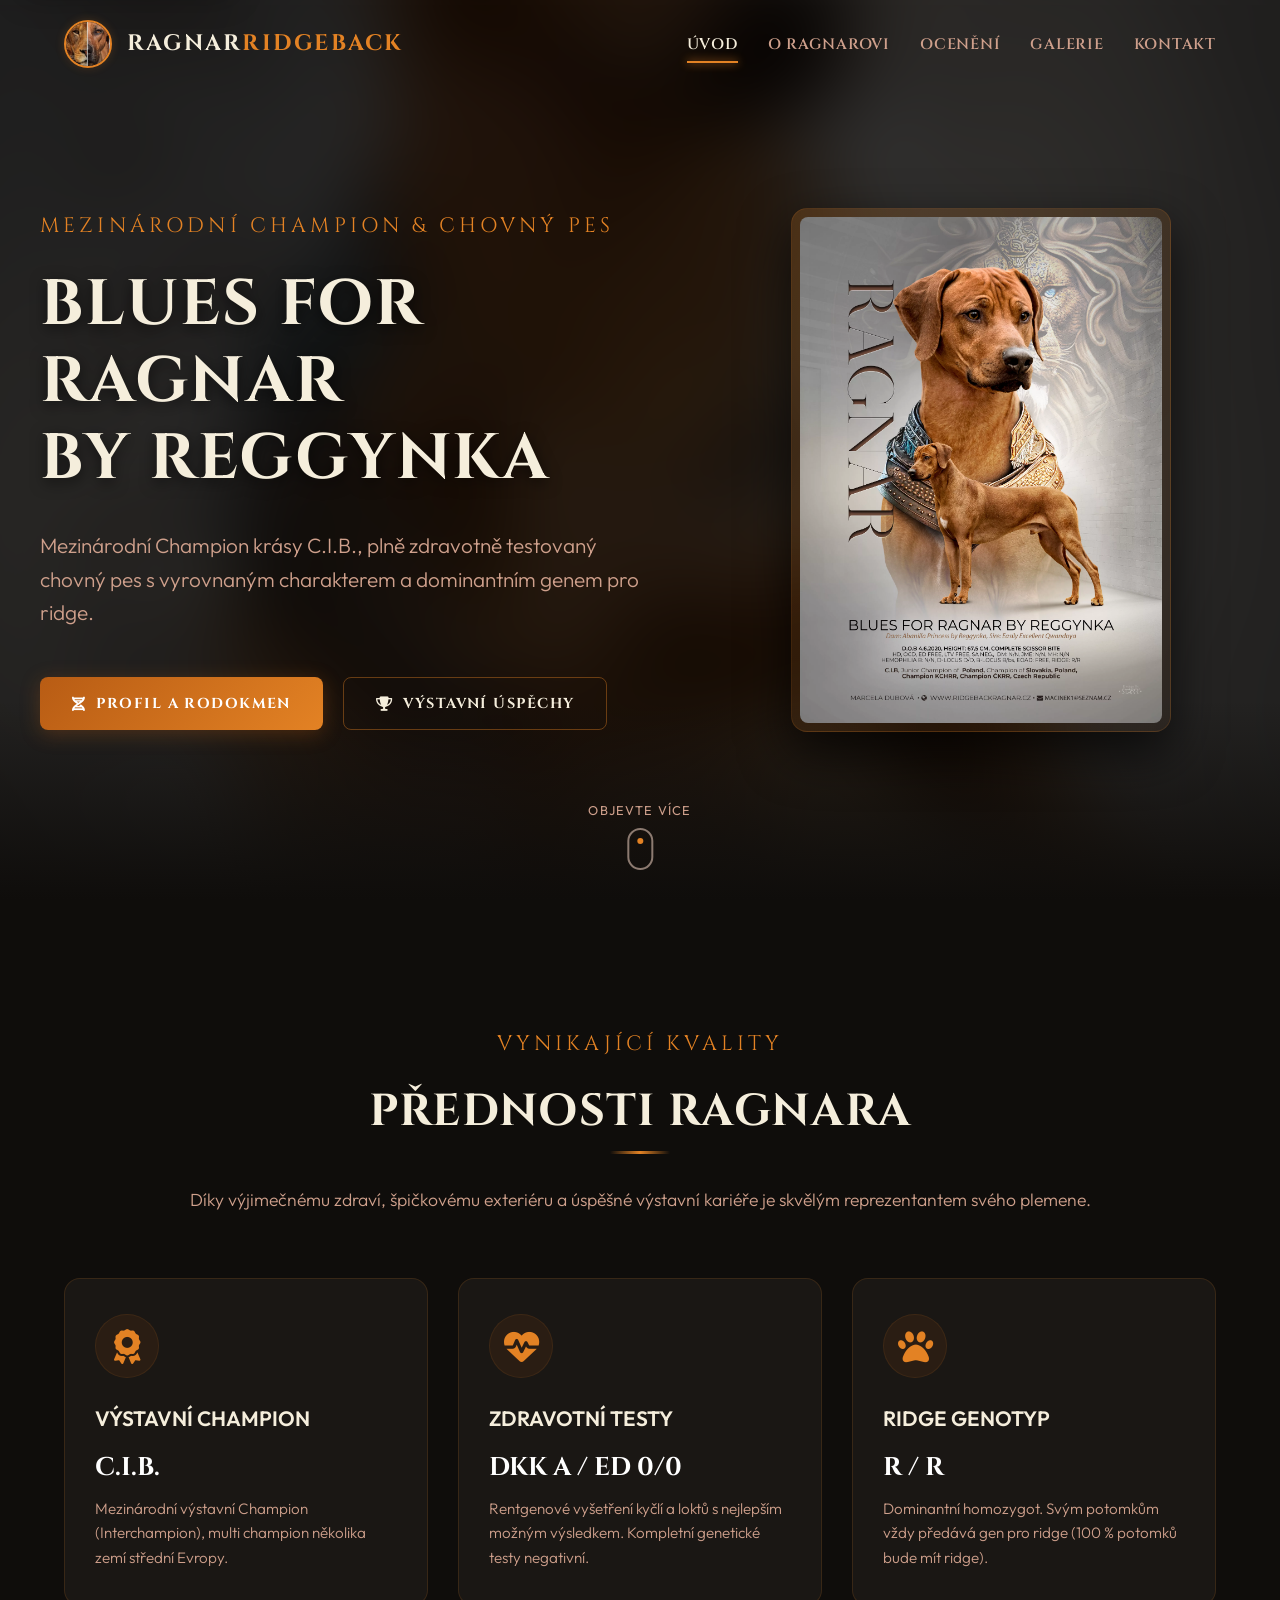
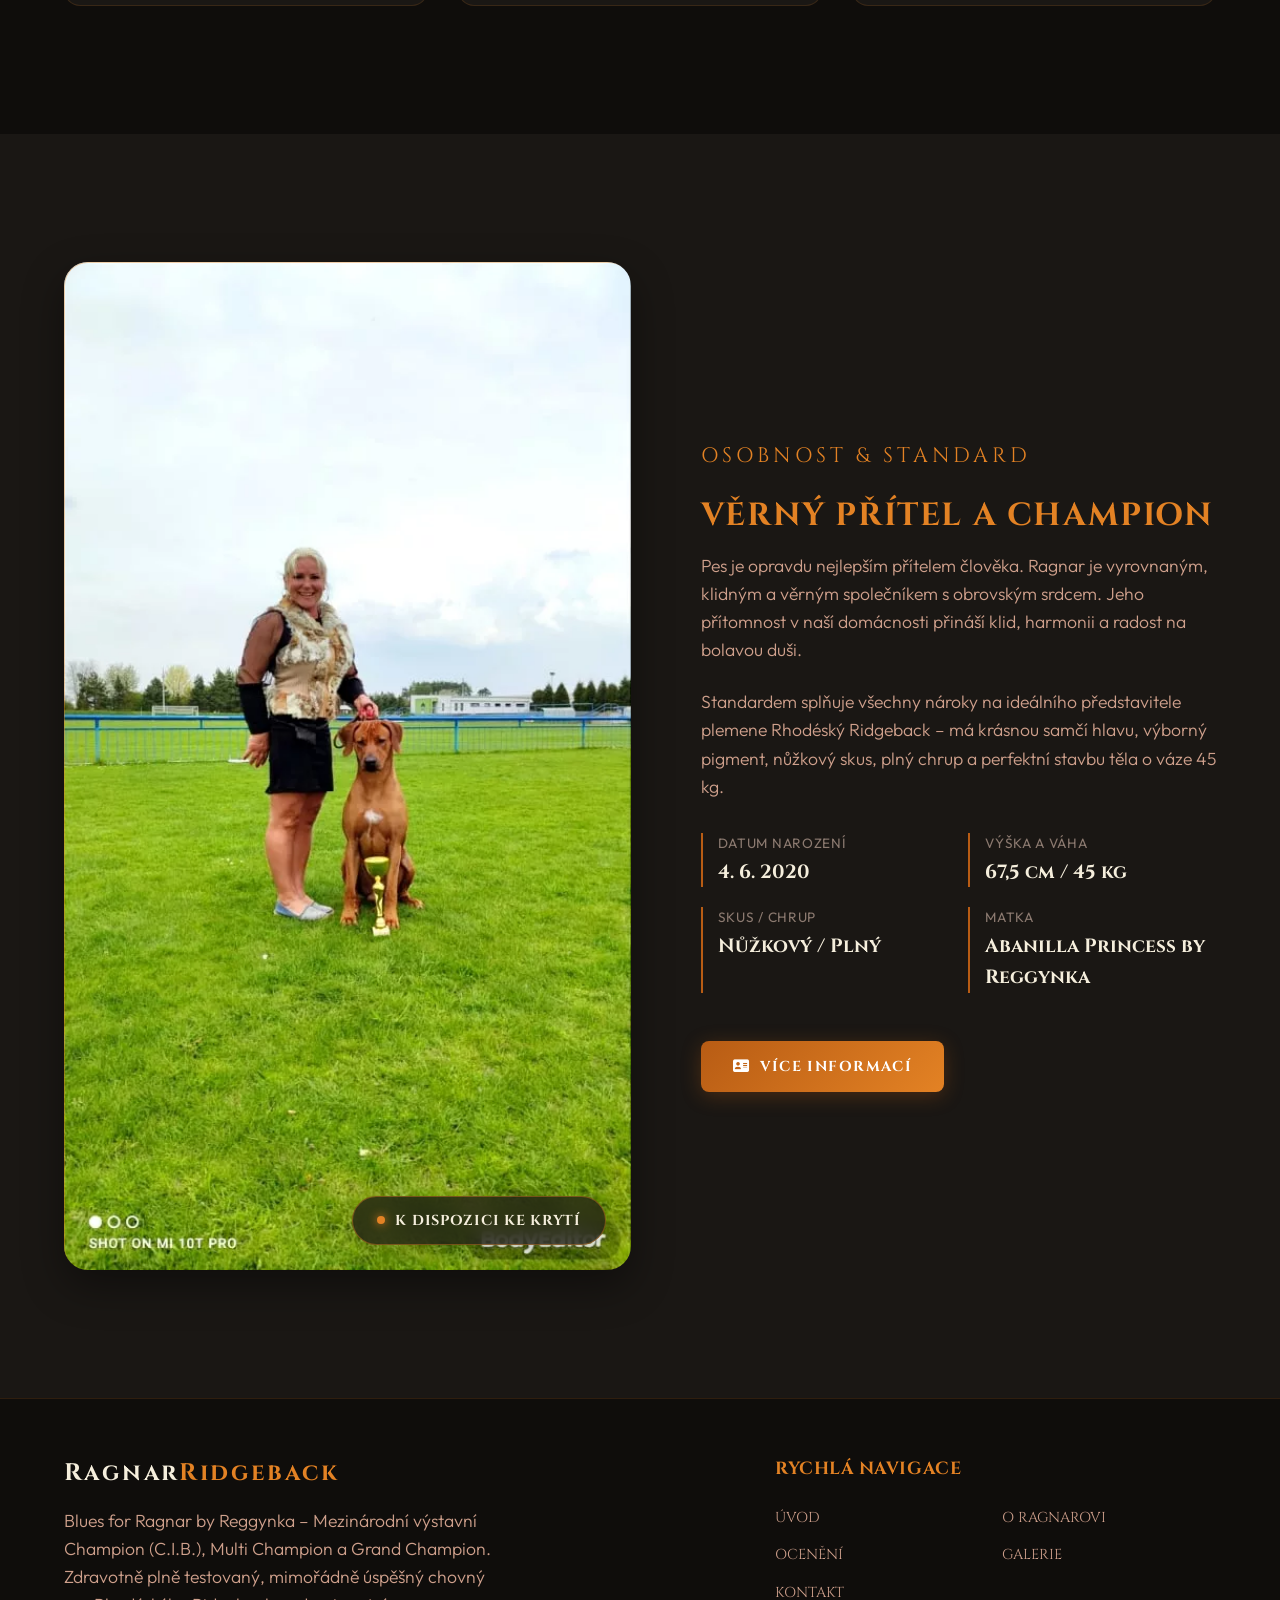
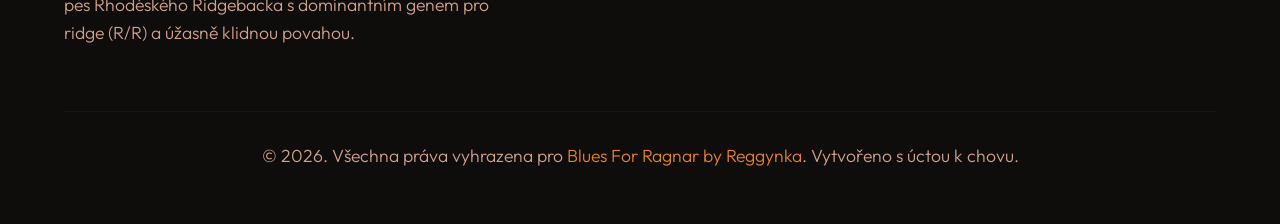
<file: index.html>
<!DOCTYPE html>
<html lang="cs">
<head>
    <meta charset="utf-8">
    <meta name="viewport" content="width=device-width, initial-scale=1.0">
    <title>Ridgeback Ragnar | Chovný pes Rhodéský Ridgeback</title>
    <meta name="description" content="Chovný pes Blues for Ragnar by Reggynka – mezinárodní Champion C.I.B., zdravý a povahově úžasný rhodéský ridgeback (stud dog).">
    <meta name="author" content="Marcela Dubová">
    <meta name="robots" content="index, follow">
    <meta name="theme-color" content="#0f0d0b">
    
    <!-- Canonical -->
    <link rel="canonical" href="https://www.ridgebackragnar.cz/">

    <!-- Favicon & Web Manifest -->
    <link rel="icon" type="image/svg+xml" href="images/favicon.svg">
    <link rel="apple-touch-icon" href="images/ragnar_logo.webp">
    <link rel="manifest" href="site.webmanifest">

    <!-- Open Graph / Facebook / WhatsApp -->
    <meta property="og:type" content="website">
    <meta property="og:site_name" content="Ridgeback Ragnar">
    <meta property="og:title" content="Ridgeback Ragnar | Chovný pes Rhodéský Ridgeback">
    <meta property="og:description" content="Blues for Ragnar by Reggynka – Mezinárodní výstavní Champion C.I.B., plně zdravotně testovaný chovný pes s dominantním genem pro ridge (R/R).">
    <meta property="og:image" content="https://www.ridgebackragnar.cz/images/ragnar_big_poster.webp">
    <meta property="og:url" content="https://www.ridgebackragnar.cz/">
    <meta property="og:locale" content="cs_CZ">

    <!-- Twitter Cards -->
    <meta name="twitter:card" content="summary_large_image">
    <meta name="twitter:title" content="Ridgeback Ragnar | Chovný pes Rhodéský Ridgeback">
    <meta name="twitter:description" content="Blues for Ragnar by Reggynka – Mezinárodní výstavní Champion C.I.B., plně testovaný chovný pes.">
    <meta name="twitter:image" content="https://www.ridgebackragnar.cz/images/ragnar_big_poster.webp">

    <!-- Google Fonts DNS Preconnect & Async Display Swap -->
    <link rel="preconnect" href="https://fonts.googleapis.com">
    <link rel="preconnect" href="https://fonts.gstatic.com" crossorigin>
    <link rel="stylesheet" href="https://fonts.googleapis.com/css2?family=Cinzel:wght@400;600;700;800&family=Outfit:wght@300;400;500;600;700&display=swap">

    <!-- FontAwesome & CSS Design System -->
    <link rel="stylesheet" href="https://cdnjs.cloudflare.com/ajax/libs/font-awesome/6.4.2/css/all.min.css">
    <link rel="stylesheet" href="css/style.css">

    <!-- Structured Data (Schema.org JSON-LD - Full AEO & GEO Knowledge Graph) -->
    <script type="application/ld+json">
    {
      "@context": "https://schema.org",
      "@graph": [
        {
          "@type": "WebSite",
          "@id": "https://www.ridgebackragnar.cz/#website",
          "url": "https://www.ridgebackragnar.cz/",
          "name": "Ridgeback Ragnar",
          "alternateName": "Blues for Ragnar by Reggynka",
          "description": "Oficiální profil chovného psa Rhodéského Ridgebacka - C.I.B. Blues for Ragnar by Reggynka",
          "inLanguage": "cs"
        },
        {
          "@type": "LocalBusiness",
          "@id": "https://www.ridgebackragnar.cz/#breeder",
          "name": "Blues for Ragnar by Reggynka - Chovný pes Rhodéský Ridgeback",
          "alternateName": ["Ragnar", "Blues For Ragnar by Reggynka", "Rhodesian Ridgeback Stud Dog Ragnar"],
          "image": "https://www.ridgebackragnar.cz/images/ragnar_big_poster.webp",
          "url": "https://www.ridgebackragnar.cz/",
          "telephone": "+420603714181",
          "email": "macinek1@seznam.cz",
          "priceRange": "$$",
          "sameAs": [
            "https://www.ckrr.cz",
            "https://www.kchrr.cz",
            "https://www.cmku.cz",
            "https://www.fci.be",
            "https://www.genocan.eu"
          ],
          "knowsAbout": [
            "Rhodesian Ridgeback",
            "FCI Standard No. 146",
            "Chovný pes",
            "Stud Dog",
            "C.I.B. International Beauty Champion",
            "Genetika R/R ridge homozygot"
          ],
          "address": {
            "@type": "PostalAddress",
            "addressLocality": "Příbor",
            "addressRegion": "Moravskoslezský kraj",
            "addressCountry": "CZ"
          },
          "geo": {
            "@type": "GeoCoordinates",
            "latitude": "49.6406",
            "longitude": "18.1444"
          },
          "founder": {
            "@type": "Person",
            "name": "Marcela Dubová",
            "jobTitle": "Chovatel a majitel"
          }
        }
      ]
    }
    </script>
</head>
<body>
    <a href="#main-content" class="skip-link">Přejít k hlavnímu obsahu</a>

    <!-- --- Header Navigation --- -->
    <header>
        <div class="container nav-container">
            <a href="index.html" class="logo">
                <img src="images/ragnar_logo.webp" alt="Ragnar Headshot" class="logo-img" width="48" height="48" decoding="async">
                <div class="logo-text">RAGNAR<span>RIDGEBACK</span></div>
            </a>
            
            <button class="hamburger" aria-label="Přepnout navigaci">
                <span class="bar"></span>
                <span class="bar"></span>
                <span class="bar"></span>
            </button>
            
            <nav>
                <ul class="nav-menu">
                    <li><a href="index.html" class="nav-link active" aria-current="page">Úvod</a></li>
                    <li><a href="o-nas.html" class="nav-link">O Ragnarovi</a></li>
                    <li><a href="oceneni.html" class="nav-link">Ocenění</a></li>
                    <li><a href="galerie.html" class="nav-link">Galerie</a></li>
                    <li><a href="kontakt.html" class="nav-link">Kontakt</a></li>
                </ul>
            </nav>
        </div>
    </header>

    <main id="main-content">
        <!-- --- Hero Section --- -->
        <section class="hero" style="background-image: url('images/ragnar_big_poster.webp');">
            <div class="container hero-container">
                <div class="hero-text-side">
                    <span class="hero-subtitle">Mezinárodní Champion & Chovný pes</span>
                    <h1 class="hero-title">Blues For Ragnar<br>by Reggynka</h1>
                    <p class="hero-description">Mezinárodní Champion krásy C.I.B., plně zdravotně testovaný chovný pes s vyrovnaným charakterem a dominantním genem pro ridge.</p>
                    <div class="hero-actions">
                        <a href="o-nas.html" class="btn btn-primary"><i class="fa-solid fa-dna"></i> Profil a Rodokmen</a>
                        <a href="oceneni.html" class="btn btn-secondary"><i class="fa-solid fa-trophy"></i> Výstavní úspěchy</a>
                    </div>
                </div>
                
                <div class="hero-poster-side">
                    <div class="poster-frame">
                        <img src="images/ragnar_big_poster.webp" alt="Blues For Ragnar - Plakát" class="poster-img" width="500" height="700" fetchpriority="high" decoding="async">
                    </div>
                </div>
            </div>
            
            <div class="scroll-down">
                <span>Objevte více</span>
                <div class="mouse"></div>
            </div>
        </section>

        <!-- --- Quick Highlights --- -->
        <section class="section">
            <div class="container">
                <div class="health-title-container">
                    <span class="hero-subtitle">Vynikající kvality</span>
                    <h2>Přednosti Ragnara</h2>
                    <p>Díky výjimečnému zdraví, špičkovému exteriéru a úspěšné výstavní kariéře je skvělým reprezentantem svého plemene.</p>
                </div>
                
                <div class="specs-grid">
                    <div class="spec-card">
                        <div class="spec-icon"><i class="fa-solid fa-award"></i></div>
                        <div class="spec-title">Výstavní Champion</div>
                        <div class="spec-value">C.I.B.</div>
                        <p class="spec-desc">Mezinárodní výstavní Champion (Interchampion), multi champion několika zemí střední Evropy.</p>
                    </div>
                    
                    <div class="spec-card">
                        <div class="spec-icon"><i class="fa-solid fa-heart-pulse"></i></div>
                        <div class="spec-title">Zdravotní testy</div>
                        <div class="spec-value">DKK A / ED 0/0</div>
                        <p class="spec-desc">Rentgenové vyšetření kyčlí a loktů s nejlepším možným výsledkem. Kompletní genetické testy negativní.</p>
                    </div>
                    
                    <div class="spec-card">
                        <div class="spec-icon"><i class="fa-solid fa-paw"></i></div>
                        <div class="spec-title">Ridge genotyp</div>
                        <div class="spec-value">R / R</div>
                        <p class="spec-desc">Dominantní homozygot. Svým potomkům vždy předává gen pro ridge (100 % potomků bude mít ridge).</p>
                    </div>
                </div>
            </div>
        </section>

        <!-- --- Immersive Profile Preview --- -->
        <section class="section section-alt">
            <div class="container">
                <div class="profile-section">
                    <div class="profile-img-wrapper">
                        <img src="images/ragnar_gallery_3.webp" alt="Ragnar v postoji" class="profile-img" width="500" height="600" loading="lazy" decoding="async">
                        <div class="profile-badge">
                            <div class="badge-dot"></div>
                            <div class="badge-text">K dispozici ke krytí</div>
                        </div>
                    </div>
                    
                    <div class="profile-content">
                        <span class="hero-subtitle">Osobnost & Standard</span>
                        <h3>Věrný přítel a champion</h3>
                        <p>Pes je opravdu nejlepším přítelem člověka. Ragnar je vyrovnaným, klidným a věrným společníkem s obrovským srdcem. Jeho přítomnost v naší domácnosti přináší klid, harmonii a radost na bolavou duši.</p>
                        <p>Standardem splňuje všechny nároky na ideálního představitele plemene Rhodéský Ridgeback – má krásnou samčí hlavu, výborný pigment, nůžkový skus, plný chrup a perfektní stavbu těla o váze 45 kg.</p>
                        
                        <div class="profile-spec-list">
                            <div class="profile-spec-item">
                                <span class="profile-spec-label">Datum narození</span>
                                <span class="profile-spec-value">4. 6. 2020</span>
                            </div>
                            <div class="profile-spec-item">
                                <span class="profile-spec-label">Výška a Váha</span>
                                <span class="profile-spec-value">67,5 cm / 45 kg</span>
                            </div>
                            <div class="profile-spec-item">
                                <span class="profile-spec-label">Skus / Chrup</span>
                                <span class="profile-spec-value">Nůžkový / Plný</span>
                            </div>
                            <div class="profile-spec-item">
                                <span class="profile-spec-label">Matka</span>
                                <span class="profile-spec-value">Abanilla Princess by Reggynka</span>
                            </div>
                        </div>
                        
                        <a href="o-nas.html" class="btn btn-primary" style="margin-top: 1rem;"><i class="fa-solid fa-address-card"></i> Více informací</a>
                    </div>
                </div>
            </div>
        </section>
    </main>

    <!-- --- Elegant Footer --- -->
    <footer>
        <div class="container footer-grid">
            <div class="footer-info">
                <h4>Ragnar<span>Ridgeback</span></h4>
                <p>Blues for Ragnar by Reggynka – Mezinárodní výstavní Champion (C.I.B.), Multi Champion a Grand Champion. Zdravotně plně testovaný, mimořádně úspěšný chovný pes Rhodéského Ridgebacka s dominantním genem pro ridge (R/R) a úžasně klidnou povahou.</p>
            </div>
            <div class="footer-links">
                <h5>Rychlá navigace</h5>
                <ul class="footer-nav">
                    <li><a href="index.html" class="footer-nav-link">Úvod</a></li>
                    <li><a href="o-nas.html" class="footer-nav-link">O Ragnarovi</a></li>
                    <li><a href="oceneni.html" class="footer-nav-link">Ocenění</a></li>
                    <li><a href="galerie.html" class="footer-nav-link">Galerie</a></li>
                    <li><a href="kontakt.html" class="footer-nav-link">Kontakt</a></li>
                </ul>
            </div>
        </div>
        <div class="footer-copyright">
            <p>&copy; 2026. Všechna práva vyhrazena pro <span>Blues For Ragnar by Reggynka</span>. Vytvořeno s úctou k chovu.</p>
        </div>
    </footer>

    <!-- Scripts -->
    <script src="js/main.js" defer></script>
</body>
</html>
</file>
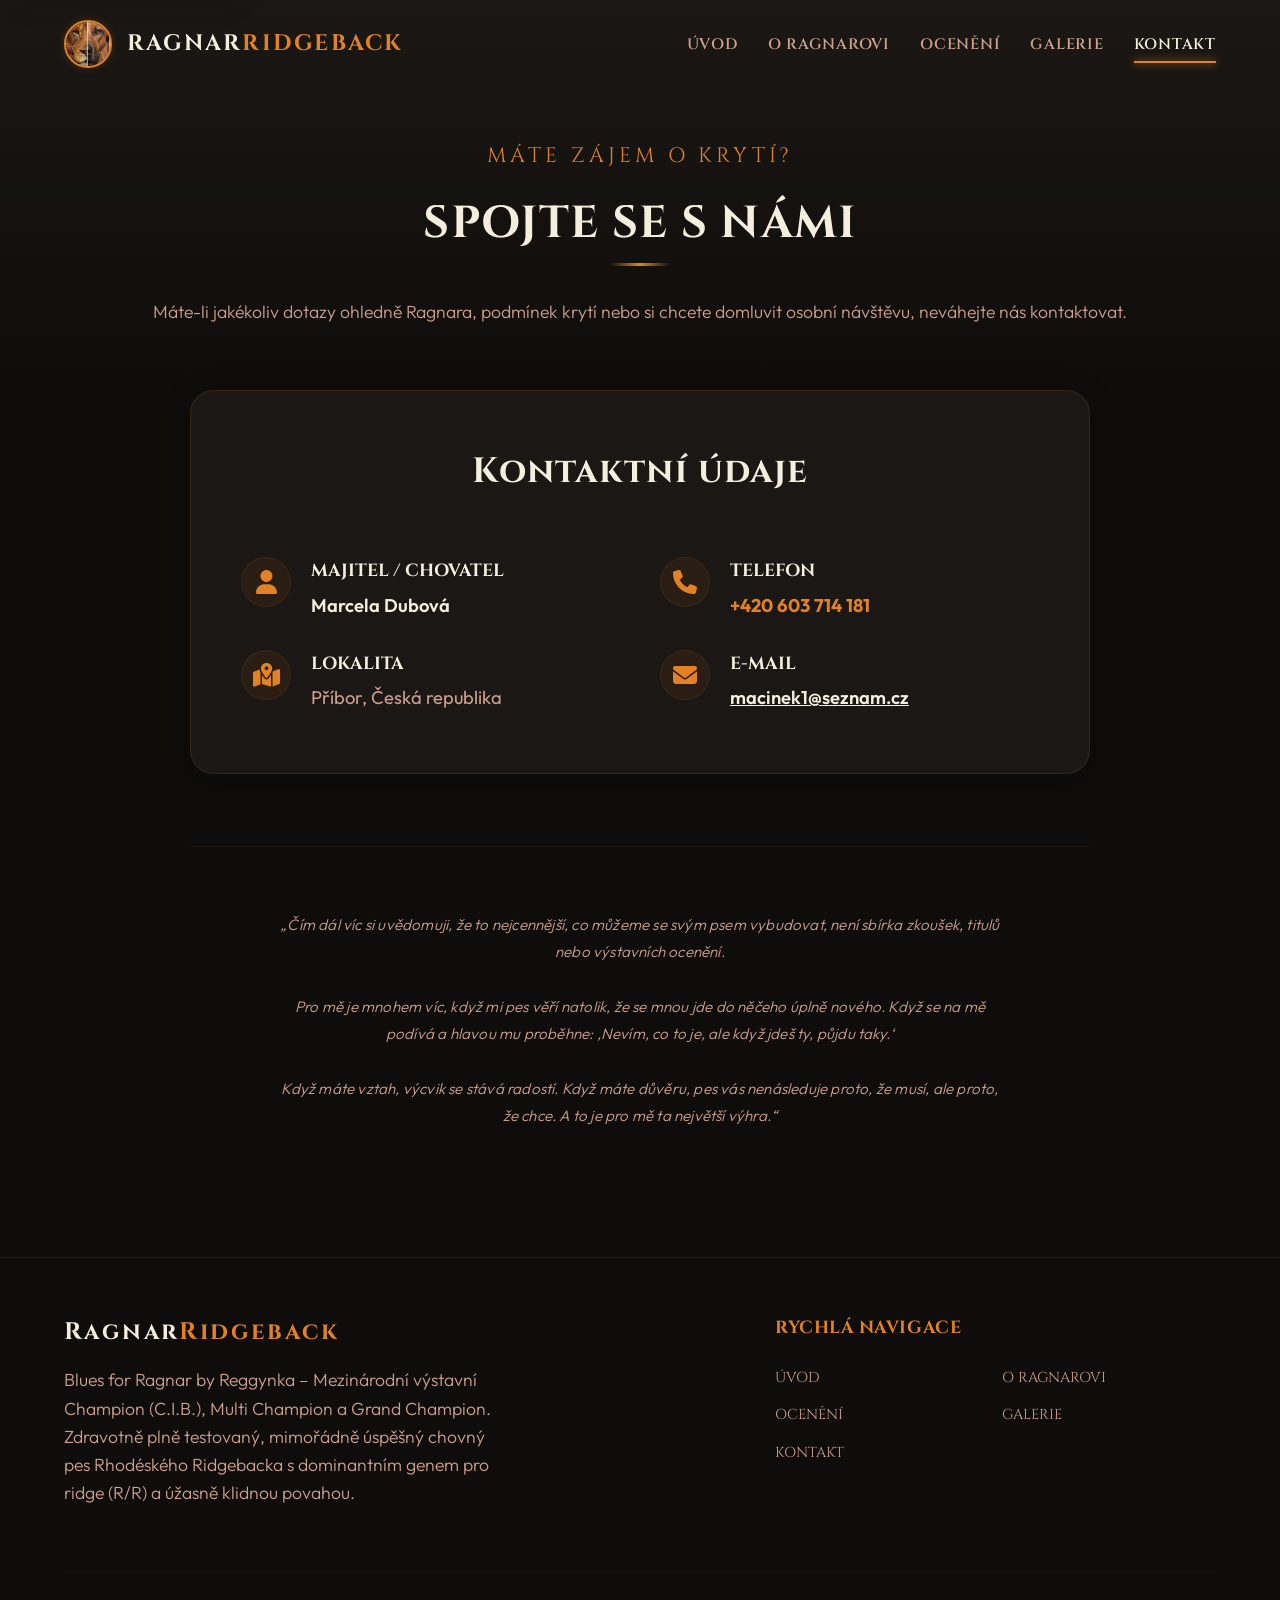
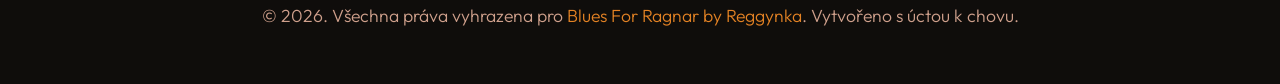
<file: kontakt.html>
<!DOCTYPE html>
<html lang="cs">
<head>
    <meta charset="utf-8">
    <meta name="viewport" content="width=device-width, initial-scale=1.0">
    <title>Kontaktujte nás | Ridgeback Ragnar</title>
    <meta name="description" content="Kontaktujte majitele chovného psa Blues for Ragnar by Reggynka – podrobnosti ke krytí, adresa Příbor, telefonní číslo +420 603 714 181 a e-mail.">
    <meta name="author" content="Marcela Dubová">
    <meta name="robots" content="index, follow">
    <meta name="theme-color" content="#0f0d0b">
    
    <!-- Canonical -->
    <link rel="canonical" href="https://www.ridgebackragnar.cz/kontakt.html">

    <!-- Favicon & Web Manifest -->
    <link rel="icon" type="image/svg+xml" href="images/favicon.svg">
    <link rel="apple-touch-icon" href="images/ragnar_logo.webp">
    <link rel="manifest" href="site.webmanifest">

    <!-- Open Graph / Facebook / WhatsApp -->
    <meta property="og:type" content="article">
    <meta property="og:site_name" content="Ridgeback Ragnar">
    <meta property="og:title" content="Kontakt | Ridgeback Ragnar (Blues for Ragnar by Reggynka)">
    <meta property="og:description" content="Máte zájem o krytí? Kontaktujte chovatelku Marcelu Dubovou, Příbor. Tel: +420 603 714 181, E-mail: macinek1@seznam.cz.">
    <meta property="og:image" content="https://www.ridgebackragnar.cz/images/ragnar_big_poster.webp">
    <meta property="og:url" content="https://www.ridgebackragnar.cz/kontakt.html">
    <meta property="og:locale" content="cs_CZ">

    <!-- Twitter Cards -->
    <meta name="twitter:card" content="summary_large_image">
    <meta name="twitter:title" content="Kontakt | Ridgeback Ragnar">
    <meta name="twitter:description" content="Máte zájem o krytí nebo dotazy k Ragnarovi? Spojte se s námi (Příbor, ČR).">
    <meta name="twitter:image" content="https://www.ridgebackragnar.cz/images/ragnar_big_poster.webp">

    <!-- Google Fonts DNS Preconnect & Async Display Swap -->
    <link rel="preconnect" href="https://fonts.googleapis.com">
    <link rel="preconnect" href="https://fonts.gstatic.com" crossorigin>
    <link rel="stylesheet" href="https://fonts.googleapis.com/css2?family=Cinzel:wght@400;600;700;800&family=Outfit:wght@300;400;500;600;700&display=swap">

    <!-- FontAwesome & CSS Design System -->
    <link rel="stylesheet" href="https://cdnjs.cloudflare.com/ajax/libs/font-awesome/6.4.2/css/all.min.css">
    <link rel="stylesheet" href="css/style.css">

    <!-- Structured Data (Schema.org JSON-LD) -->
    <script type="application/ld+json">
    {
      "@context": "https://schema.org",
      "@type": "ContactPage",
      "name": "Kontakt - Blues for Ragnar by Reggynka",
      "url": "https://www.ridgebackragnar.cz/kontakt.html",
      "mainEntity": {
        "@type": "Person",
        "name": "Marcela Dubová",
        "jobTitle": "Majitel / Chovatel",
        "telephone": "+420603714181",
        "email": "macinek1@seznam.cz",
        "address": {
          "@type": "PostalAddress",
          "addressLocality": "Příbor",
          "addressCountry": "CZ"
        }
      }
    }
    </script>
</head>
<body>
    <a href="#main-content" class="skip-link">Přejít k hlavnímu obsahu</a>

    <!-- --- Header Navigation --- -->
    <header class="scrolled">
        <div class="container nav-container">
            <a href="index.html" class="logo">
                <img src="images/ragnar_logo.webp" alt="Ragnar Headshot" class="logo-img" width="48" height="48" decoding="async">
                <div class="logo-text">RAGNAR<span>RIDGEBACK</span></div>
            </a>
            
            <button class="hamburger" aria-label="Přepnout navigaci">
                <span class="bar"></span>
                <span class="bar"></span>
                <span class="bar"></span>
            </button>
            
            <nav>
                <ul class="nav-menu">
                    <li><a href="index.html" class="nav-link">Úvod</a></li>
                    <li><a href="o-nas.html" class="nav-link">O Ragnarovi</a></li>
                    <li><a href="oceneni.html" class="nav-link">Ocenění</a></li>
                    <li><a href="galerie.html" class="nav-link">Galerie</a></li>
                    <li><a href="kontakt.html" class="nav-link active" aria-current="page">Kontakt</a></li>
                </ul>
            </nav>
        </div>
    </header>

    <main id="main-content">
        <!-- --- Page Hero --- -->
        <section class="section" style="padding-top: 140px; padding-bottom: 40px; background: linear-gradient(180deg, var(--color-bg-surface), var(--color-bg-dark));">
            <div class="container">
                <div class="health-title-container" style="margin-bottom: 0;">
                    <span class="hero-subtitle">Máte zájem o krytí?</span>
                    <h1 class="page-title">Spojte se s námi</h1>
                    <p>Máte-li jakékoliv dotazy ohledně Ragnara, podmínek krytí nebo si chcete domluvit osobní návštěvu, neváhejte nás kontaktovat.</p>
                </div>
            </div>
        </section>

        <!-- --- Contact Info & Form Grid --- -->
        <section class="section" style="padding-top: 0;">
            <div class="container">
                <div class="contact-centered-wrapper" style="max-width: 900px; margin: 0 auto;">
                    
                    <!-- Contact Methods -->
                    <div class="contact-info-card" style="padding: 60px 50px;">
                        <div style="text-align: center; margin-bottom: 4rem;">
                            <h3 style="font-family: var(--font-header); font-size: 2.2rem; color: var(--color-text-primary); margin-top: 0;">Kontaktní údaje</h3>
                        </div>
                        
                        <div class="contact-inner-grid" style="display: grid; grid-template-columns: repeat(auto-fit, minmax(280px, 1fr)); gap: 40px; margin-bottom: 0;">
                            <!-- Col 1: Person & Address -->
                            <div style="display: flex; flex-direction: column; gap: 30px;">
                                <div class="contact-method" style="margin-bottom: 0;">
                                    <div class="contact-icon"><i class="fa-solid fa-user"></i></div>
                                    <div>
                                        <div class="contact-method-title">Majitel / Chovatel</div>
                                        <div class="contact-method-value" style="font-weight: 600; color: var(--color-text-primary); font-size: 1.15rem;">
                                            Marcela Dubová
                                        </div>
                                    </div>
                                </div>
                                
                                <div class="contact-method" style="margin-bottom: 0;">
                                    <div class="contact-icon"><i class="fa-solid fa-map-location-dot"></i></div>
                                    <div>
                                        <div class="contact-method-title">Lokalita</div>
                                        <div class="contact-method-value" style="font-size: 1.15rem; line-height: 1.6;">
                                            Příbor, Česká republika
                                        </div>
                                    </div>
                                </div>
                            </div>
                            
                            <!-- Col 2: Phone & Email -->
                            <div style="display: flex; flex-direction: column; gap: 30px;">
                                <div class="contact-method" style="margin-bottom: 0;">
                                    <div class="contact-icon"><i class="fa-solid fa-phone"></i></div>
                                    <div>
                                        <div class="contact-method-title">Telefon</div>
                                        <div class="contact-method-value" style="font-size: 1.15rem;">
                                            <a href="tel:+420603714181" style="color: var(--color-primary-light); font-weight: 700; transition: color 0.3s ease;">+420 603 714 181</a>
                                        </div>
                                    </div>
                                </div>
                                
                                <div class="contact-method" style="margin-bottom: 0;">
                                    <div class="contact-icon"><i class="fa-solid fa-envelope"></i></div>
                                    <div>
                                        <div class="contact-method-title">E-mail</div>
                                        <div class="contact-method-value" style="font-size: 1.15rem;">
                                            <a href="mailto:macinek1@seznam.cz" style="color: var(--color-text-primary); text-decoration: underline; font-weight: 600;">macinek1@seznam.cz</a>
                                        </div>
                                    </div>
                                </div>
                            </div>
                        </div>
                    </div>
                    
                    <!-- Heartwarming Quote -->
                    <div style="margin-top: 4.5rem; text-align: center; border-top: 1px solid rgba(184, 92, 20, 0.1); padding-top: 4rem;">
                        <p style="font-size: 0.95rem; line-height: 1.8; color: var(--color-text-secondary); font-style: italic; margin: 0 auto; max-width: 720px; letter-spacing: 0.2px;">
                            „Čím dál víc si uvědomuji, že to nejcennější, co můžeme se svým psem vybudovat, není sbírka zkoušek, titulů nebo výstavních ocenění.<br><br>
                            Pro mě je mnohem víc, když mi pes věří natolik, že se mnou jde do něčeho úplně nového. Když se na mě podívá a hlavou mu proběhne: ‚Nevím, co to je, ale když jdeš ty, půjdu taky.‘<br><br>
                            Když máte vztah, výcvik se stává radostí. Když máte důvěru, pes vás nenásleduje proto, že musí, ale proto, že chce. A to je pro mě ta největší výhra.“
                        </p>
                    </div>
                    
                </div>
            </div>
        </section>
    </main>

    <!-- --- Elegant Footer --- -->
    <footer>
        <div class="container footer-grid">
            <div class="footer-info">
                <h4>Ragnar<span>Ridgeback</span></h4>
                <p>Blues for Ragnar by Reggynka – Mezinárodní výstavní Champion (C.I.B.), Multi Champion a Grand Champion. Zdravotně plně testovaný, mimořádně úspěšný chovný pes Rhodéského Ridgebacka s dominantním genem pro ridge (R/R) a úžasně klidnou povahou.</p>
            </div>
            <div class="footer-links">
                <h5>Rychlá navigace</h5>
                <ul class="footer-nav">
                    <li><a href="index.html" class="footer-nav-link">Úvod</a></li>
                    <li><a href="o-nas.html" class="footer-nav-link">O Ragnarovi</a></li>
                    <li><a href="oceneni.html" class="footer-nav-link">Ocenění</a></li>
                    <li><a href="galerie.html" class="footer-nav-link">Galerie</a></li>
                    <li><a href="kontakt.html" class="footer-nav-link">Kontakt</a></li>
                </ul>
            </div>
        </div>
        <div class="footer-copyright">
            <p>&copy; 2026. Všechna práva vyhrazena pro <span>Blues For Ragnar by Reggynka</span>. Vytvořeno s úctou k chovu.</p>
        </div>
    </footer>

    <!-- Scripts -->
    <script src="js/main.js" defer></script>
</body>
</html>
</file>
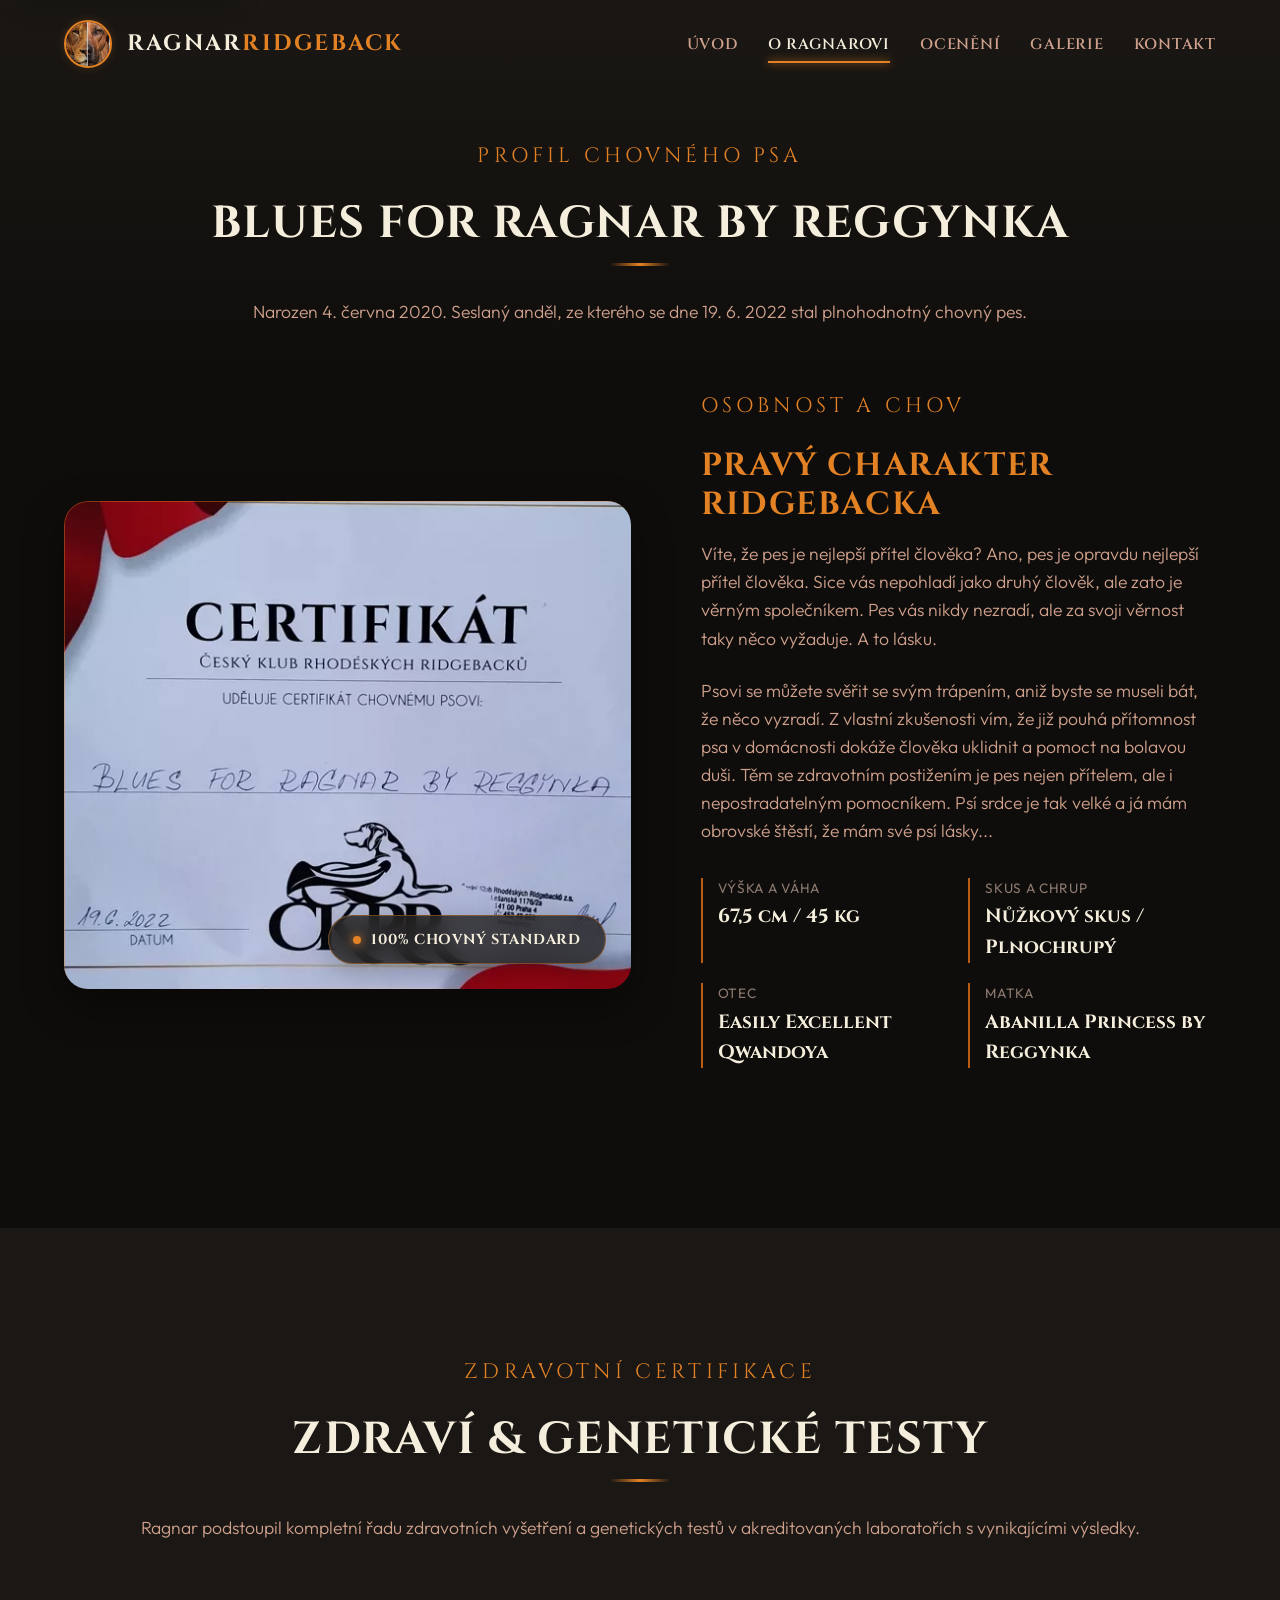
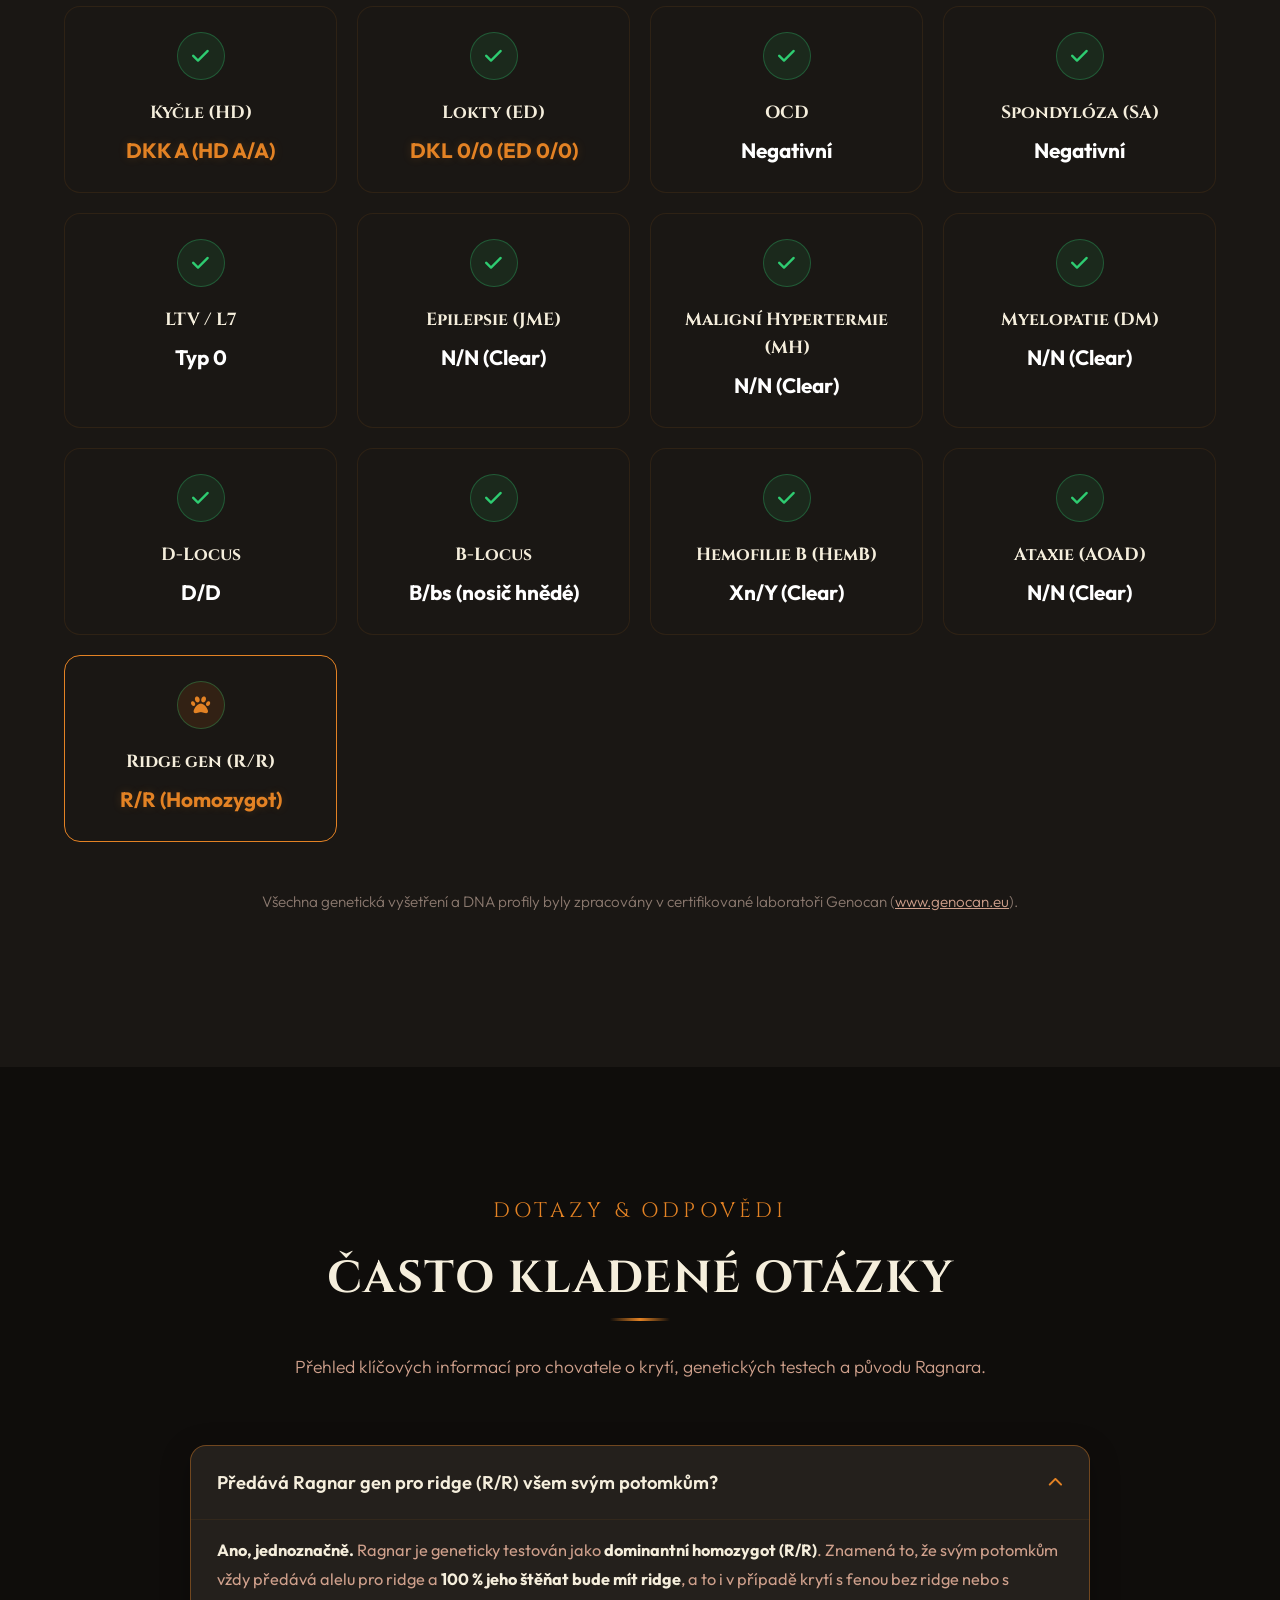
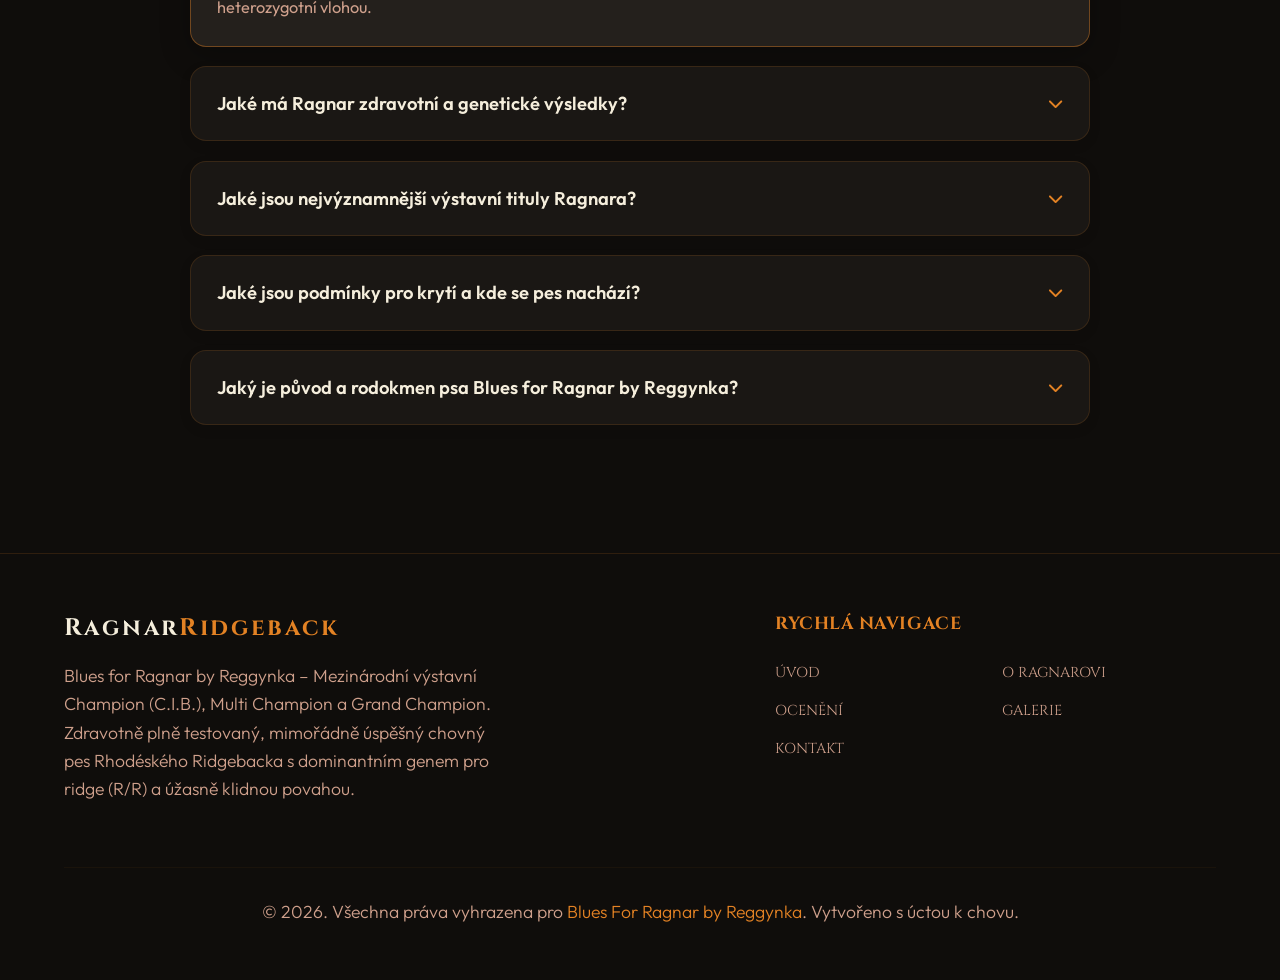
<file: o-nas.html>
<!DOCTYPE html>
<html lang="cs">
<head>
    <meta charset="utf-8">
    <meta name="viewport" content="width=device-width, initial-scale=1.0">
    <title>O Ragnarovi & Rodokmen | Ridgeback Ragnar</title>
    <meta name="description" content="Profil chovného psa Blues for Ragnar by Reggynka – detailní rodokmen, genetické testy, zdravotní výsledky a standard rhodéského ridgebacka.">
    <meta name="author" content="Marcela Dubová">
    <meta name="robots" content="index, follow">
    <meta name="theme-color" content="#0f0d0b">
    
    <!-- Canonical -->
    <link rel="canonical" href="https://www.ridgebackragnar.cz/o-nas.html">

    <!-- Favicon & Web Manifest -->
    <link rel="icon" type="image/svg+xml" href="images/favicon.svg">
    <link rel="apple-touch-icon" href="images/ragnar_logo.webp">
    <link rel="manifest" href="site.webmanifest">

    <!-- Open Graph / Facebook / WhatsApp -->
    <meta property="og:type" content="article">
    <meta property="og:site_name" content="Ridgeback Ragnar">
    <meta property="og:title" content="O Ragnarovi & Rodokmen | Ridgeback Ragnar">
    <meta property="og:description" content="Kompletní profil chovného psa Blues for Ragnar by Reggynka – DKK A, DKL 0/0, R/R genotyp, genetický profil Genocan.">
    <meta property="og:image" content="https://www.ridgebackragnar.cz/images/ragnar_gallery_20.webp">
    <meta property="og:url" content="https://www.ridgebackragnar.cz/o-nas.html">
    <meta property="og:locale" content="cs_CZ">

    <!-- Twitter Cards -->
    <meta name="twitter:card" content="summary_large_image">
    <meta name="twitter:title" content="O Ragnarovi & Rodokmen | Ridgeback Ragnar">
    <meta name="twitter:description" content="Detailní rodokmen, genetické testy a zdravotní certifikace chovného psa Blues for Ragnar by Reggynka.">
    <meta name="twitter:image" content="https://www.ridgebackragnar.cz/images/ragnar_gallery_20.webp">

    <!-- Google Fonts DNS Preconnect & Async Display Swap -->
    <link rel="preconnect" href="https://fonts.googleapis.com">
    <link rel="preconnect" href="https://fonts.gstatic.com" crossorigin>
    <link rel="stylesheet" href="https://fonts.googleapis.com/css2?family=Cinzel:wght@400;600;700;800&family=Outfit:wght@300;400;500;600;700&display=swap">

    <!-- FontAwesome & CSS Design System -->
    <link rel="stylesheet" href="https://cdnjs.cloudflare.com/ajax/libs/font-awesome/6.4.2/css/all.min.css">
    <link rel="stylesheet" href="css/style.css">

    <!-- Structured Data (Schema.org JSON-LD & FAQPage for AEO/GEO) -->
    <script type="application/ld+json">
    {
      "@context": "https://schema.org",
      "@graph": [
        {
          "@type": "AboutPage",
          "@id": "https://www.ridgebackragnar.cz/o-nas.html#about",
          "name": "O Ragnarovi & Rodokmen",
          "url": "https://www.ridgebackragnar.cz/o-nas.html",
          "mainEntity": {
            "@type": "Product",
            "name": "Blues for Ragnar by Reggynka",
            "alternateName": ["Ragnar", "Blues For Ragnar by Reggynka", "Rhodesian Ridgeback Stud Dog Ragnar"],
            "category": "Rhodéský Ridgeback (Chovný pes / Stud Dog / Deckrüde)",
            "description": "Chovný pes plemene Rhodéský Ridgeback s dominantním genem pro ridge (R/R), DKK A, DKL 0/0, Mezinárodní Champion C.I.B.",
            "image": "https://www.ridgebackragnar.cz/images/ragnar_gallery_20.webp",
            "sameAs": [
              "https://www.ckrr.cz",
              "https://www.kchrr.cz",
              "https://www.cmku.cz",
              "https://www.genocan.eu"
            ],
            "additionalProperty": [
              {
                "@type": "PropertyValue",
                "name": "FCI Standard",
                "value": "FCI No. 146"
              },
              {
                "@type": "PropertyValue",
                "name": "Datum narození",
                "value": "2020-06-04"
              },
              {
                "@type": "PropertyValue",
                "name": "Výška / Váha",
                "value": "67,5 cm / 45 kg"
              },
              {
                "@type": "PropertyValue",
                "name": "DKK (HD)",
                "value": "DKK A (HD A/A)"
              },
              {
                "@type": "PropertyValue",
                "name": "DKL (ED)",
                "value": "DKL 0/0 (ED 0/0)"
              },
              {
                "@type": "PropertyValue",
                "name": "Ridge genotyp",
                "value": "R/R (Dominantní homozygot / 100% ridge)"
              }
            ]
          }
        },
        {
          "@type": "FAQPage",
          "@id": "https://www.ridgebackragnar.cz/o-nas.html#faq",
          "mainEntity": [
            {
              "@type": "Question",
              "name": "Předává Ragnar gen pro ridge (R/R) všem svým potomkům?",
              "acceptedAnswer": {
                "@type": "Answer",
                "text": "Ano. Ragnar je geneticky testován jako dominantní homozygot (R/R). To znamená, že 100 % jeho štěňat bude mít ridge bez ohledu na genotyp kryté feny."
              }
            },
            {
              "@type": "Question",
              "name": "Jaké má Ragnar zdravotní a genetické výsledky?",
              "acceptedAnswer": {
                "@type": "Answer",
                "text": "Ragnar má nejlepší možné ortopedické výsledky: DKK A (kyčle bez dysplazie), DKL 0/0 (lokty bez dysplazie), OCD ramen negativní, spondylóza negativní a LTV typ 0. Všechny genetické testy v laboratoři Genocan (JME, DM, MH, HemB, AOAD) jsou negativní (Clear, N/N)."
              }
            },
            {
              "@type": "Question",
              "name": "Jaké jsou hlavní výstavní tituly a ocenění Ragnara?",
              "acceptedAnswer": {
                "@type": "Answer",
                "text": "Ragnar je Mezinárodní výstavní Champion krásy C.I.B. (Interchampion), Multi Champion, Grand Champion ČR, SR a Polska, Champion Maďarska, ČKRR, KCHRR a ČMKU. Získal 2x BIS (Best in Show), 30x BOB (Vítěz plemene), 15x Národní Vítěz, 41x CACIB a 61x CAC."
              }
            },
            {
              "@type": "Question",
              "name": "Jaké jsou podmínky pro krytí a kde se pes nachází?",
              "acceptedAnswer": {
                "@type": "Answer",
                "text": "Ragnar se nachází v Příboře (Česká republika) a je k dispozici ke krytí pro uchovněné feny s průkazem původu (FCI / ČMKU). Majitelku Marcelu Dubovou lze kontaktovat na tel. +420 603 714 181 nebo e-mailu macinek1@seznam.cz."
              }
            },
            {
              "@type": "Question",
              "name": "Jaký je původ a rodokmen psa Blues for Ragnar by Reggynka?",
              "acceptedAnswer": {
                "@type": "Answer",
                "text": "Ragnar se narodil 4. června 2020 v chovatelské stanici by Reggynka. Jeho otcem je Easily Excellent Qwandoya a matkou Abanilla Princess by Reggynka."
              }
            }
          ]
        }
      ]
    }
    </script>
</head>
<body>
    <a href="#main-content" class="skip-link">Přejít k hlavnímu obsahu</a>

    <!-- --- Header Navigation --- -->
    <header class="scrolled">
        <div class="container nav-container">
            <a href="index.html" class="logo">
                <img src="images/ragnar_logo.webp" alt="Ragnar Headshot" class="logo-img" width="48" height="48" decoding="async">
                <div class="logo-text">RAGNAR<span>RIDGEBACK</span></div>
            </a>
            
            <button class="hamburger" aria-label="Přepnout navigaci">
                <span class="bar"></span>
                <span class="bar"></span>
                <span class="bar"></span>
            </button>
            
            <nav>
                <ul class="nav-menu">
                    <li><a href="index.html" class="nav-link">Úvod</a></li>
                    <li><a href="o-nas.html" class="nav-link active" aria-current="page">O Ragnarovi</a></li>
                    <li><a href="oceneni.html" class="nav-link">Ocenění</a></li>
                    <li><a href="galerie.html" class="nav-link">Galerie</a></li>
                    <li><a href="kontakt.html" class="nav-link">Kontakt</a></li>
                </ul>
            </nav>
        </div>
    </header>

    <main id="main-content">
        <!-- --- Page Hero --- -->
        <section class="section" style="padding-top: 140px; padding-bottom: 40px; background: linear-gradient(180deg, var(--color-bg-surface), var(--color-bg-dark));">
            <div class="container">
                <div class="health-title-container" style="margin-bottom: 0;">
                    <span class="hero-subtitle">Profil chovného psa</span>
                    <h1 class="page-title">Blues for Ragnar by Reggynka</h1>
                    <p>Narozen 4. června 2020. Seslaný anděl, ze kterého se dne 19. 6. 2022 stal plnohodnotný chovný pes.</p>
                </div>
            </div>
        </section>

        <!-- --- Detailed Profile Text & Specs --- -->
        <section class="section" style="padding-top: 0;">
            <div class="container">
                <div class="profile-section">
                    <div class="profile-img-wrapper">
                        <img src="images/ragnar_gallery_20.webp" alt="Ragnar v přírodě" class="profile-img" width="500" height="600" fetchpriority="high" decoding="async">
                        <div class="profile-badge">
                            <div class="badge-dot"></div>
                            <div class="badge-text">100% Chovný Standard</div>
                        </div>
                    </div>
                    
                    <div class="profile-content">
                        <span class="hero-subtitle">Osobnost a chov</span>
                        <h3>Pravý charakter ridgebacka</h3>
                        <p>Víte, že pes je nejlepší přítel člověka? Ano, pes je opravdu nejlepší přítel člověka. Sice vás nepohladí jako druhý člověk, ale zato je věrným společníkem. Pes vás nikdy nezradí, ale za svoji věrnost taky něco vyžaduje. A to lásku.</p>
                        <p>Psovi se můžete svěřit se svým trápením, aniž byste se museli bát, že něco vyzradí. Z vlastní zkušenosti vím, že již pouhá přítomnost psa v domácnosti dokáže člověka uklidnit a pomoct na bolavou duši. Těm se zdravotním postižením je pes nejen přítelem, ale i nepostradatelným pomocníkem. Psí srdce je tak velké a já mám obrovské štěstí, že mám své psí lásky...</p>
                        
                        <div class="profile-spec-list">
                            <div class="profile-spec-item">
                                <span class="profile-spec-label">Výška a Váha</span>
                                <span class="profile-spec-value">67,5 cm / 45 kg</span>
                            </div>
                            <div class="profile-spec-item">
                                <span class="profile-spec-label">Skus a Chrup</span>
                                <span class="profile-spec-value">Nůžkový skus / Plnochrupý</span>
                            </div>
                            <div class="profile-spec-item">
                                <span class="profile-spec-label">Otec</span>
                                <span class="profile-spec-value">Easily Excellent Qwandoya</span>
                            </div>
                            <div class="profile-spec-item">
                                <span class="profile-spec-label">Matka</span>
                                <span class="profile-spec-value">Abanilla Princess by Reggynka</span>
                            </div>
                        </div>
                    </div>
                </div>
            </div>
        </section>

        <!-- --- Complete Health & Genetic Certifications --- -->
        <section class="section section-alt">
            <div class="container">
                <div class="health-title-container">
                    <span class="hero-subtitle">Zdravotní Certifikace</span>
                    <h2>Zdraví & Genetické Testy</h2>
                    <p>Ragnar podstoupil kompletní řadu zdravotních vyšetření a genetických testů v akreditovaných laboratořích s vynikajícími výsledky.</p>
                </div>
                
                <div class="health-grid">
                    <div class="health-card">
                        <div class="health-status"><i class="fa-solid fa-check"></i></div>
                        <div class="health-name">Kyčle (HD)</div>
                        <div class="health-result highlight">DKK A (HD A/A)</div>
                    </div>
                    
                    <div class="health-card">
                        <div class="health-status"><i class="fa-solid fa-check"></i></div>
                        <div class="health-name">Lokty (ED)</div>
                        <div class="health-result highlight">DKL 0/0 (ED 0/0)</div>
                    </div>
                    
                    <div class="health-card">
                        <div class="health-status"><i class="fa-solid fa-check"></i></div>
                        <div class="health-name">OCD</div>
                        <div class="health-result">Negativní</div>
                    </div>
                    
                    <div class="health-card">
                        <div class="health-status"><i class="fa-solid fa-check"></i></div>
                        <div class="health-name">Spondylóza (SA)</div>
                        <div class="health-result">Negativní</div>
                    </div>

                    <div class="health-card">
                        <div class="health-status"><i class="fa-solid fa-check"></i></div>
                        <div class="health-name">LTV / L7</div>
                        <div class="health-result">Typ 0</div>
                    </div>
                    
                    <div class="health-card">
                        <div class="health-status"><i class="fa-solid fa-check"></i></div>
                        <div class="health-name">Epilepsie (JME)</div>
                        <div class="health-result">N/N (Clear)</div>
                    </div>
                    
                    <div class="health-card">
                        <div class="health-status"><i class="fa-solid fa-check"></i></div>
                        <div class="health-name">Maligní Hypertermie (MH)</div>
                        <div class="health-result">N/N (Clear)</div>
                    </div>
                    
                    <div class="health-card">
                        <div class="health-status"><i class="fa-solid fa-check"></i></div>
                        <div class="health-name">Myelopatie (DM)</div>
                        <div class="health-result">N/N (Clear)</div>
                    </div>

                    <div class="health-card">
                        <div class="health-status"><i class="fa-solid fa-check"></i></div>
                        <div class="health-name">D-Locus</div>
                        <div class="health-result">D/D</div>
                    </div>

                    <div class="health-card">
                        <div class="health-status"><i class="fa-solid fa-check"></i></div>
                        <div class="health-name">B-Locus</div>
                        <div class="health-result">B/bs (nosič hnědé)</div>
                    </div>

                    <div class="health-card">
                        <div class="health-status"><i class="fa-solid fa-check"></i></div>
                        <div class="health-name">Hemofilie B (HemB)</div>
                        <div class="health-result">Xn/Y (Clear)</div>
                    </div>

                    <div class="health-card">
                        <div class="health-status"><i class="fa-solid fa-check"></i></div>
                        <div class="health-name">Ataxie (AOAD)</div>
                        <div class="health-result">N/N (Clear)</div>
                    </div>

                    <div class="health-card" style="grid-column: span 1; border-color: var(--color-primary-light);">
                        <div class="health-status" style="background-color: rgba(184,92,20,0.15); color: var(--color-primary-light);"><i class="fa-solid fa-paw"></i></div>
                        <div class="health-name">Ridge gen (R/R)</div>
                        <div class="health-result highlight">R/R (Homozygot)</div>
                    </div>
                </div>
                
                <div style="text-align: center; margin-top: 3rem;">
                    <p style="font-size: 0.95rem; color: var(--color-text-muted);">Všechna genetická vyšetření a DNA profily byly zpracovány v certifikované laboratoři Genocan (<a href="https://www.genocan.eu" target="_blank" rel="noopener noreferrer" style="text-decoration: underline; color: var(--color-text-secondary);">www.genocan.eu</a>).</p>
                </div>
            </div>
        </section>

        <!-- --- FAQ Section (AEO & Answer Engines) --- -->
        <section class="section">
            <div class="container">
                <div class="health-title-container">
                    <span class="hero-subtitle">Dotazy & Odpovědi</span>
                    <h2>Často kladené otázky</h2>
                    <p>Přehled klíčových informací pro chovatele o krytí, genetických testech a původu Ragnara.</p>
                </div>

                <div class="faq-container">
                    <details class="faq-item" open>
                        <summary class="faq-summary">
                            <span>Předává Ragnar gen pro ridge (R/R) všem svým potomkům?</span>
                            <span class="faq-icon"><i class="fa-solid fa-chevron-down"></i></span>
                        </summary>
                        <div class="faq-content">
                            <strong>Ano, jednoznačně.</strong> Ragnar je geneticky testován jako <strong>dominantní homozygot (R/R)</strong>. Znamená to, že svým potomkům vždy předává alelu pro ridge a <strong>100 % jeho štěňat bude mít ridge</strong>, a to i v případě krytí s fenou bez ridge nebo s heterozygotní vlohou.
                        </div>
                    </details>

                    <details class="faq-item">
                        <summary class="faq-summary">
                            <span>Jaké má Ragnar zdravotní a genetické výsledky?</span>
                            <span class="faq-icon"><i class="fa-solid fa-chevron-down"></i></span>
                        </summary>
                        <div class="faq-content">
                            Ragnar dosáhl nejlepších možných zdravotních výsledků: <strong>DKK A (HD A/A)</strong> – kyčle zcela bez dysplazie, <strong>DKL 0/0 (ED 0/0)</strong> – lokty čisté, <strong>OCD ramen negativní</strong>, <strong>spondylóza negativní</strong> a páteř <strong>LTV typ 0</strong>. Všechna DNA vyšetření v certifikované laboratoři Genocan (epilepsie JME, myelopatie DM, hypertermie MH, hemofilie HemB a ataxie AOAD) jsou <strong>čistá / negativní (N/N)</strong>.
                        </div>
                    </details>

                    <details class="faq-item">
                        <summary class="faq-summary">
                            <span>Jaké jsou nejvýznamnější výstavní tituly Ragnara?</span>
                            <span class="faq-icon"><i class="fa-solid fa-chevron-down"></i></span>
                        </summary>
                        <div class="faq-content">
                            Ragnar je <strong>C.I.B. Mezinárodní Champion krásy (Interchampion)</strong>, <strong>Multi Champion</strong> a <strong>Grand Champion České republiky, Slovenska a Polska</strong>. Je také <strong>Championem Maďarska</strong> a klubů <strong>ČKRR, KCHRR a ČMKU</strong>. Mezi jeho největší úspěchy patří <strong>2x BIS (Absolutní vítěz výstavy)</strong>, <strong>30x BOB (Vítěz plemene)</strong>, 15x Národní vítěz a 41x CACIB.
                        </div>
                    </details>

                    <details class="faq-item">
                        <summary class="faq-summary">
                            <span>Jaké jsou podmínky pro krytí a kde se pes nachází?</span>
                            <span class="faq-icon"><i class="fa-solid fa-chevron-down"></i></span>
                        </summary>
                        <div class="faq-content">
                            Ragnar žije v <strong>Příboře v Moravskoslezském kraji (Česká republika)</strong>. Je plně k dispozici ke krytí pro řádně uchovněné feny s průkazem původu registrované pod <strong>FCI / ČMKU</strong>. Pro domluvu termínu nebo osobní návštěvu kontaktujte majitelku <strong>Marcelu Dubovou</strong> na telefonu <a href="tel:+420603714181" style="color: var(--color-primary-light); font-weight: bold;">+420 603 714 181</a> nebo e-mailem na <a href="mailto:macinek1@seznam.cz" style="text-decoration: underline; color: var(--color-text-primary);">macinek1@seznam.cz</a>.
                        </div>
                    </details>

                    <details class="faq-item">
                        <summary class="faq-summary">
                            <span>Jaký je původ a rodokmen psa Blues for Ragnar by Reggynka?</span>
                            <span class="faq-icon"><i class="fa-solid fa-chevron-down"></i></span>
                        </summary>
                        <div class="faq-content">
                            Ragnar se narodil <strong>4. června 2020</strong> v chovatelské stanici <em>by Reggynka</em>. Jeho otcem je výstavně i pracovně mimořádný pes <strong>Easily Excellent Qwandoya</strong> a matkou <strong>Abanilla Princess by Reggynka</strong>. Dne 19. 6. 2022 byl úspěšně zbonitován a stal se chovným psem.
                        </div>
                    </details>
                </div>
            </div>
        </section>
    </main>

    <!-- --- Elegant Footer --- -->
    <footer>
        <div class="container footer-grid">
            <div class="footer-info">
                <h4>Ragnar<span>Ridgeback</span></h4>
                <p>Blues for Ragnar by Reggynka – Mezinárodní výstavní Champion (C.I.B.), Multi Champion a Grand Champion. Zdravotně plně testovaný, mimořádně úspěšný chovný pes Rhodéského Ridgebacka s dominantním genem pro ridge (R/R) a úžasně klidnou povahou.</p>
            </div>
            <div class="footer-links">
                <h5>Rychlá navigace</h5>
                <ul class="footer-nav">
                    <li><a href="index.html" class="footer-nav-link">Úvod</a></li>
                    <li><a href="o-nas.html" class="footer-nav-link">O Ragnarovi</a></li>
                    <li><a href="oceneni.html" class="footer-nav-link">Ocenění</a></li>
                    <li><a href="galerie.html" class="footer-nav-link">Galerie</a></li>
                    <li><a href="kontakt.html" class="footer-nav-link">Kontakt</a></li>
                </ul>
            </div>
        </div>
        <div class="footer-copyright">
            <p>&copy; 2026. Všechna práva vyhrazena pro <span>Blues For Ragnar by Reggynka</span>. Vytvořeno s úctou k chovu.</p>
        </div>
    </footer>

    <!-- Scripts -->
    <script src="js/main.js" defer></script>
</body>
</html>
</file>
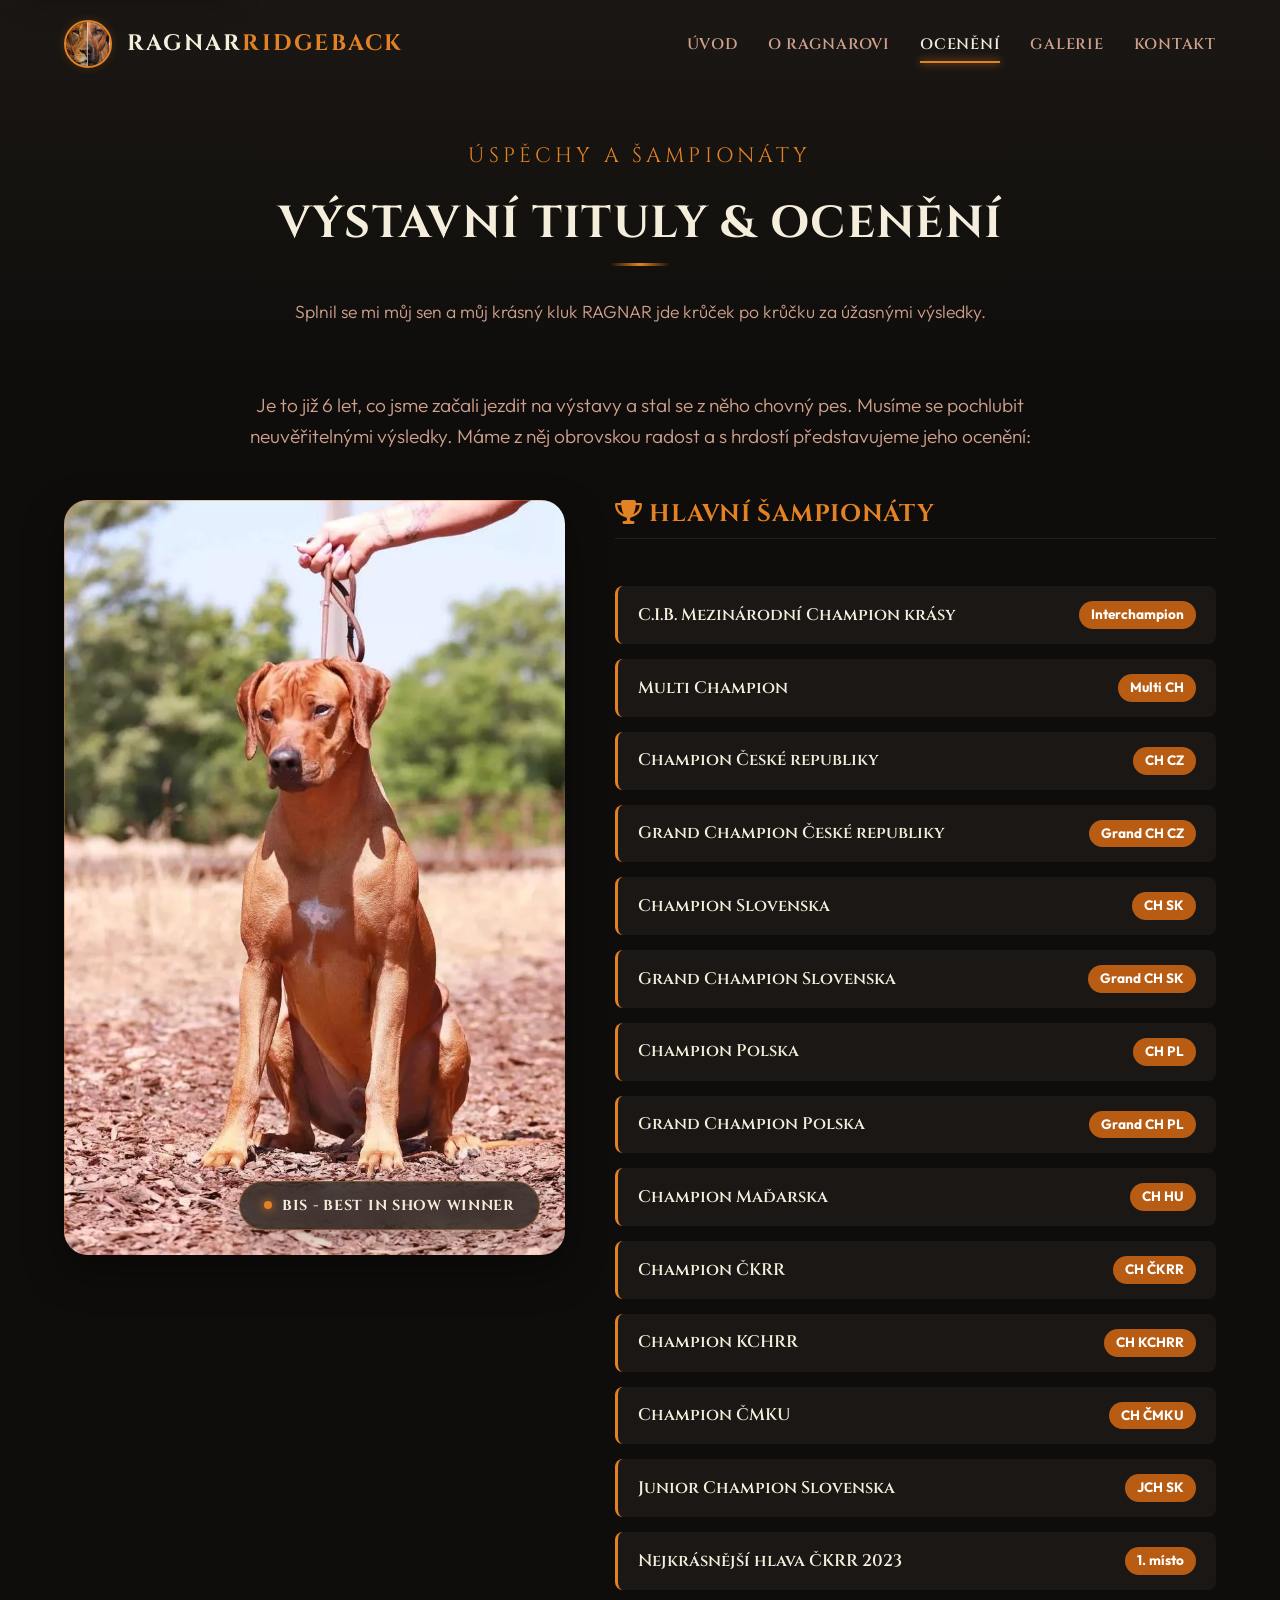
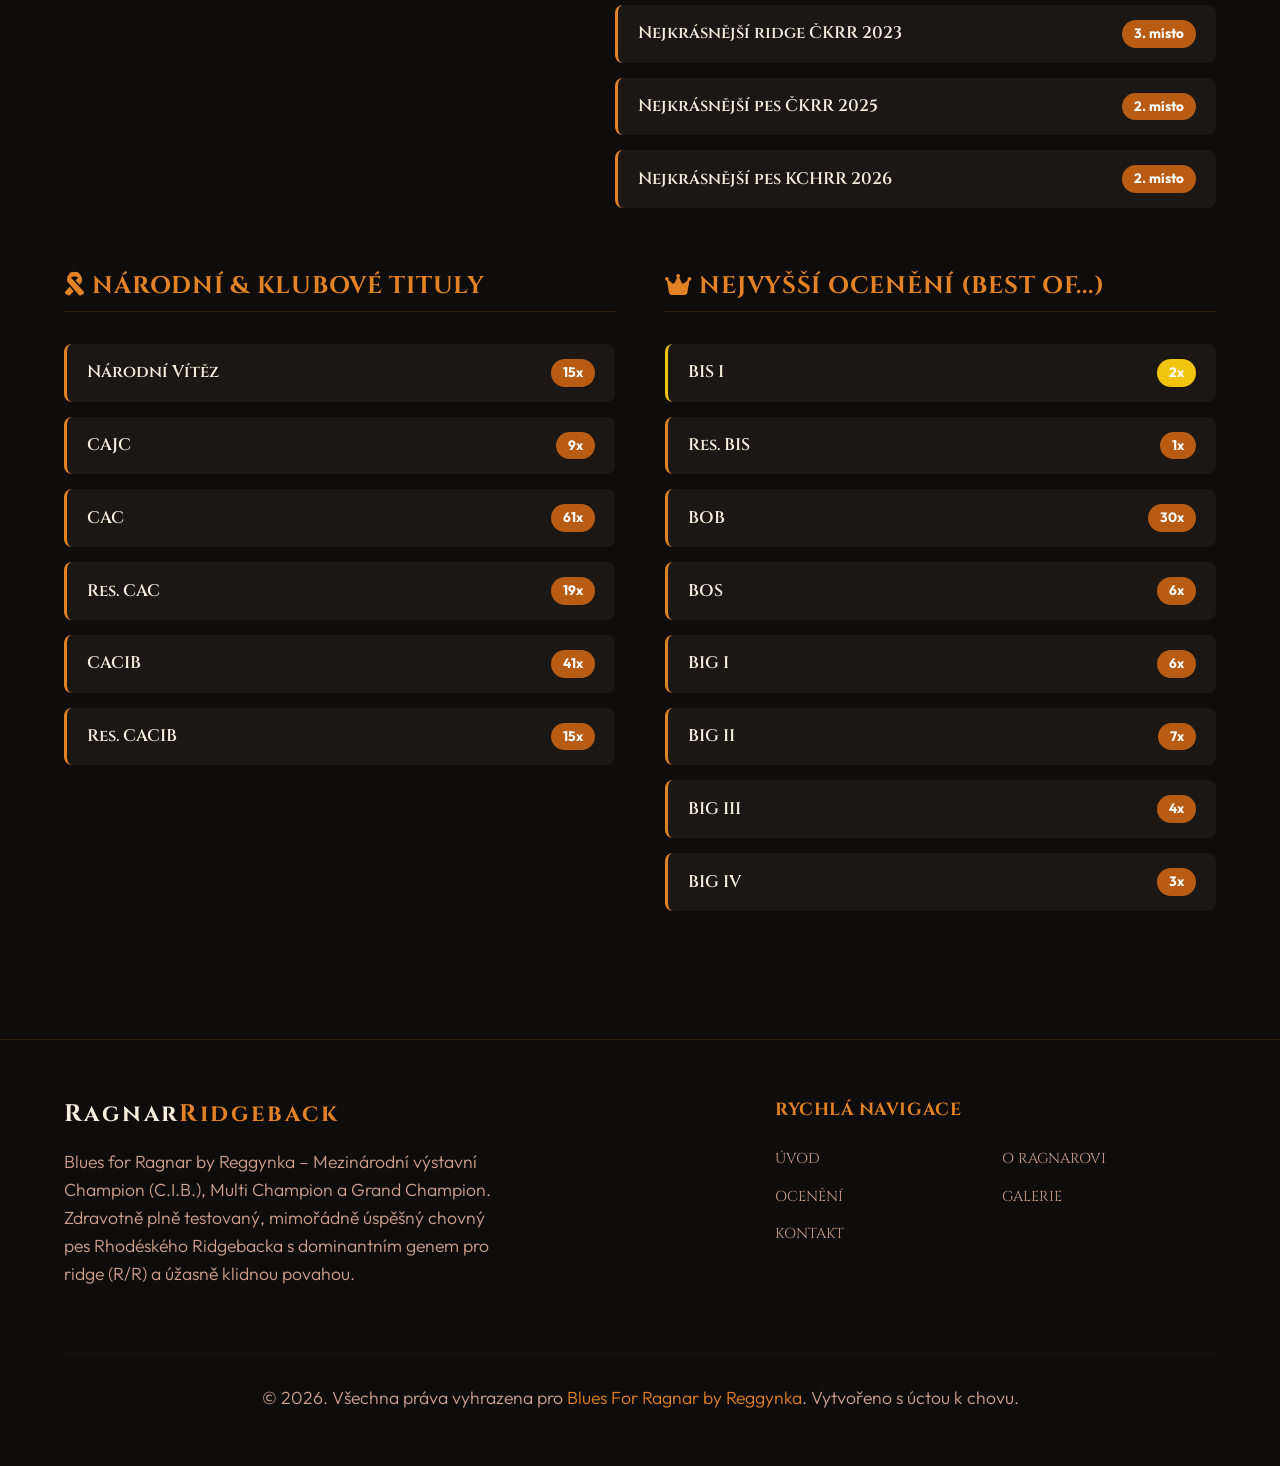
<file: oceneni.html>
<!DOCTYPE html>
<html lang="cs">
<head>
    <meta charset="utf-8">
    <meta name="viewport" content="width=device-width, initial-scale=1.0">
    <title>Výstavní ocenění & Tituly | Ridgeback Ragnar</title>
    <meta name="description" content="Výstavní ocenění a šampionáty chovného psa Blues for Ragnar by Reggynka – C.I.B. Interchampion, Multi Champion, BIS, BOB, BOS, BIG.">
    <meta name="author" content="Marcela Dubová">
    <meta name="robots" content="index, follow">
    <meta name="theme-color" content="#0f0d0b">
    
    <!-- Canonical -->
    <link rel="canonical" href="https://www.ridgebackragnar.cz/oceneni.html">

    <!-- Favicon & Web Manifest -->
    <link rel="icon" type="image/svg+xml" href="images/favicon.svg">
    <link rel="apple-touch-icon" href="images/ragnar_logo.webp">
    <link rel="manifest" href="site.webmanifest">

    <!-- Open Graph / Facebook / WhatsApp -->
    <meta property="og:type" content="article">
    <meta property="og:site_name" content="Ridgeback Ragnar">
    <meta property="og:title" content="Výstavní ocenění & Tituly | Ridgeback Ragnar">
    <meta property="og:description" content="Přehled výstavních úspěchů chovného psa Blues for Ragnar by Reggynka – C.I.B. Mezinárodní Champion krásy, 2x BIS, 30x BOB, 61x CAC, 41x CACIB.">
    <meta property="og:image" content="https://www.ridgebackragnar.cz/images/ragnar_gallery_6.webp">
    <meta property="og:url" content="https://www.ridgebackragnar.cz/oceneni.html">
    <meta property="og:locale" content="cs_CZ">

    <!-- Twitter Cards -->
    <meta name="twitter:card" content="summary_large_image">
    <meta name="twitter:title" content="Výstavní ocenění & Tituly | Ridgeback Ragnar">
    <meta name="twitter:description" content="Výstavní ocenění a šampionáty: C.I.B. Interchampion, 2x BIS, 30x BOB, Multi Grand Champion.">
    <meta name="twitter:image" content="https://www.ridgebackragnar.cz/images/ragnar_gallery_6.webp">

    <!-- Google Fonts DNS Preconnect & Async Display Swap -->
    <link rel="preconnect" href="https://fonts.googleapis.com">
    <link rel="preconnect" href="https://fonts.gstatic.com" crossorigin>
    <link rel="stylesheet" href="https://fonts.googleapis.com/css2?family=Cinzel:wght@400;600;700;800&family=Outfit:wght@300;400;500;600;700&display=swap">

    <!-- FontAwesome & CSS Design System -->
    <link rel="stylesheet" href="https://cdnjs.cloudflare.com/ajax/libs/font-awesome/6.4.2/css/all.min.css">
    <link rel="stylesheet" href="css/style.css">

    <!-- Structured Data (Schema.org JSON-LD) -->
    <script type="application/ld+json">
    {
      "@context": "https://schema.org",
      "@type": "CollectionPage",
      "name": "Výstavní ocenění a tituly - Blues for Ragnar by Reggynka",
      "description": "Seznam šampionátů a ocenění chovného psa Rhodéského Ridgebacka",
      "url": "https://www.ridgebackragnar.cz/oceneni.html",
      "about": {
        "@type": "Thing",
        "name": "Blues for Ragnar by Reggynka",
        "description": "C.I.B. Mezinárodní Champion krásy, Multi Champion, Grand Champion"
      }
    }
    </script>
</head>
<body>
    <a href="#main-content" class="skip-link">Přejít k hlavnímu obsahu</a>

    <!-- --- Header Navigation --- -->
    <header class="scrolled">
        <div class="container nav-container">
            <a href="index.html" class="logo">
                <img src="images/ragnar_logo.webp" alt="Ragnar Headshot" class="logo-img" width="48" height="48" decoding="async">
                <div class="logo-text">RAGNAR<span>RIDGEBACK</span></div>
            </a>
            
            <button class="hamburger" aria-label="Přepnout navigaci">
                <span class="bar"></span>
                <span class="bar"></span>
                <span class="bar"></span>
            </button>
            
            <nav>
                <ul class="nav-menu">
                    <li><a href="index.html" class="nav-link">Úvod</a></li>
                    <li><a href="o-nas.html" class="nav-link">O Ragnarovi</a></li>
                    <li><a href="oceneni.html" class="nav-link active" aria-current="page">Ocenění</a></li>
                    <li><a href="galerie.html" class="nav-link">Galerie</a></li>
                    <li><a href="kontakt.html" class="nav-link">Kontakt</a></li>
                </ul>
            </nav>
        </div>
    </header>

    <main id="main-content">
        <!-- --- Page Hero --- -->
        <section class="section" style="padding-top: 140px; padding-bottom: 40px; background: linear-gradient(180deg, var(--color-bg-surface), var(--color-bg-dark));">
            <div class="container">
                <div class="health-title-container" style="margin-bottom: 0;">
                    <span class="hero-subtitle">Úspěchy a Šampionáty</span>
                    <h1 class="page-title">Výstavní tituly & Ocenění</h1>
                    <p>Splnil se mi můj sen a můj krásný kluk RAGNAR jde krůček po krůčku za úžasnými výsledky.</p>
                </div>
            </div>
        </section>

        <!-- --- Awards Columns --- -->
        <section class="section" style="padding-top: 0;">
            <div class="container">
                <p class="awards-intro-text">
                    Je to již 6 let, co jsme začali jezdit na výstavy a stal se z něho chovný pes. Musíme se pochlubit neuvěřitelnými výsledky. Máme z něj obrovskou radost a s hrdostí představujeme jeho ocenění:
                </p>
                
                <div class="profile-section" style="grid-template-columns: 1fr 1.2fr; gap: 50px; align-items: flex-start; margin-bottom: 60px;">
                    <div class="profile-img-wrapper">
                        <img src="images/ragnar_gallery_6.webp" alt="Ragnar s trofejemi a diplomy" class="profile-img" width="500" height="600" fetchpriority="high" decoding="async">
                        <div class="profile-badge">
                            <div class="badge-dot"></div>
                            <div class="badge-text">BIS - Best In Show Winner</div>
                        </div>
                    </div>
                    
                    <div class="awards-list">
                        <h3 class="awards-column-title" style="margin-top: 0;"><i class="fa-solid fa-trophy" style="color: var(--color-primary-light);"></i> Hlavní šampionáty</h3>
                        <div class="award-item">
                            <span class="award-title">C.I.B. Mezinárodní Champion krásy</span>
                            <span class="award-qty">Interchampion</span>
                        </div>
                        <div class="award-item">
                            <span class="award-title">Multi Champion</span>
                            <span class="award-qty">Multi CH</span>
                        </div>
                        <div class="award-item">
                            <span class="award-title">Champion České republiky</span>
                            <span class="award-qty">CH CZ</span>
                        </div>
                        <div class="award-item">
                            <span class="award-title">Grand Champion České republiky</span>
                            <span class="award-qty">Grand CH CZ</span>
                        </div>
                        <div class="award-item">
                            <span class="award-title">Champion Slovenska</span>
                            <span class="award-qty">CH SK</span>
                        </div>
                        <div class="award-item">
                            <span class="award-title">Grand Champion Slovenska</span>
                            <span class="award-qty">Grand CH SK</span>
                        </div>
                        <div class="award-item">
                            <span class="award-title">Champion Polska</span>
                            <span class="award-qty">CH PL</span>
                        </div>
                        <div class="award-item">
                            <span class="award-title">Grand Champion Polska</span>
                            <span class="award-qty">Grand CH PL</span>
                        </div>
                        <div class="award-item">
                            <span class="award-title">Champion Maďarska</span>
                            <span class="award-qty">CH HU</span>
                        </div>
                        <div class="award-item">
                            <span class="award-title">Champion ČKRR</span>
                            <span class="award-qty">CH ČKRR</span>
                        </div>
                        <div class="award-item">
                            <span class="award-title">Champion KCHRR</span>
                            <span class="award-qty">CH KCHRR</span>
                        </div>
                        <div class="award-item">
                            <span class="award-title">Champion ČMKU</span>
                            <span class="award-qty">CH ČMKU</span>
                        </div>
                        <div class="award-item">
                            <span class="award-title">Junior Champion Slovenska</span>
                            <span class="award-qty">JCH SK</span>
                        </div>
                        <div class="award-item">
                            <span class="award-title">Nejkrásnější hlava ČKRR 2023</span>
                            <span class="award-qty">1. místo</span>
                        </div>
                        <div class="award-item">
                            <span class="award-title">Nejkrásnější ridge ČKRR 2023</span>
                            <span class="award-qty">3. místo</span>
                        </div>
                        <div class="award-item">
                            <span class="award-title">Nejkrásnější pes ČKRR 2025</span>
                            <span class="award-qty">2. místo</span>
                        </div>
                        <div class="award-item">
                            <span class="award-title">Nejkrásnější pes KCHRR 2026</span>
                            <span class="award-qty">2. místo</span>
                        </div>
                    </div>
                </div>
                
                <div class="awards-summary">
                    <div>
                        <h3 class="awards-column-title"><i class="fa-solid fa-ribbon" style="color: var(--color-primary-light);"></i> Národní & Klubové tituly</h3>
                        <div class="awards-list">
                            <div class="award-item">
                                <span class="award-title">Národní Vítěz</span>
                                <span class="award-qty">15x</span>
                            </div>
                            <div class="award-item">
                                <span class="award-title">CAJC</span>
                                <span class="award-qty">9x</span>
                            </div>
                            <div class="award-item">
                                <span class="award-title">CAC</span>
                                <span class="award-qty">61x</span>
                            </div>
                            <div class="award-item">
                                <span class="award-title">Res. CAC</span>
                                <span class="award-qty">19x</span>
                            </div>
                            <div class="award-item">
                                <span class="award-title">CACIB</span>
                                <span class="award-qty">41x</span>
                            </div>
                            <div class="award-item">
                                <span class="award-title">Res. CACIB</span>
                                <span class="award-qty">15x</span>
                            </div>
                        </div>
                    </div>
                    
                    <div>
                        <h3 class="awards-column-title"><i class="fa-solid fa-crown" style="color: var(--color-primary-light);"></i> Nejvyšší ocenění (Best of...)</h3>
                        <div class="awards-list">
                            <div class="award-item" style="border-left-color: #f1c40f;">
                                <span class="award-title">BIS I</span>
                                <span class="award-qty" style="background-color: #f1c40f;">2x</span>
                            </div>
                            <div class="award-item">
                                <span class="award-title">Res. BIS</span>
                                <span class="award-qty">1x</span>
                            </div>
                            <div class="award-item">
                                <span class="award-title">BOB</span>
                                <span class="award-qty">30x</span>
                            </div>
                            <div class="award-item">
                                <span class="award-title">BOS</span>
                                <span class="award-qty">6x</span>
                            </div>
                            <div class="award-item">
                                <span class="award-title">BIG I</span>
                                <span class="award-qty">6x</span>
                            </div>
                            <div class="award-item">
                                <span class="award-title">BIG II</span>
                                <span class="award-qty">7x</span>
                            </div>
                            <div class="award-item">
                                <span class="award-title">BIG III</span>
                                <span class="award-qty">4x</span>
                            </div>
                            <div class="award-item">
                                <span class="award-title">BIG IV</span>
                                <span class="award-qty">3x</span>
                            </div>
                        </div>
                    </div>
                </div>
            </div>
        </section>
    </main>

    <!-- --- Elegant Footer --- -->
    <footer>
        <div class="container footer-grid">
            <div class="footer-info">
                <h4>Ragnar<span>Ridgeback</span></h4>
                <p>Blues for Ragnar by Reggynka – Mezinárodní výstavní Champion (C.I.B.), Multi Champion a Grand Champion. Zdravotně plně testovaný, mimořádně úspěšný chovný pes Rhodéského Ridgebacka s dominantním genem pro ridge (R/R) a úžasně klidnou povahou.</p>
            </div>
            <div class="footer-links">
                <h5>Rychlá navigace</h5>
                <ul class="footer-nav">
                    <li><a href="index.html" class="footer-nav-link">Úvod</a></li>
                    <li><a href="o-nas.html" class="footer-nav-link">O Ragnarovi</a></li>
                    <li><a href="oceneni.html" class="footer-nav-link">Ocenění</a></li>
                    <li><a href="galerie.html" class="footer-nav-link">Galerie</a></li>
                    <li><a href="kontakt.html" class="footer-nav-link">Kontakt</a></li>
                </ul>
            </div>
        </div>
        <div class="footer-copyright">
            <p>&copy; 2026. Všechna práva vyhrazena pro <span>Blues For Ragnar by Reggynka</span>. Vytvořeno s úctou k chovu.</p>
        </div>
    </footer>

    <!-- Scripts -->
    <script src="js/main.js" defer></script>
</body>
</html>
</file>
<file: css/style.css>
/*
 * Ridgeback Ragnar - Premium Modern CSS Design System
 * Palette: Rich Wheaten (Amber), Warm Gold, Charcoal, and Cream
 * Fonts are preloaded in HTML <head> for zero render blocking
 */

:root {
    /* Color System */
    --color-primary: #b85c14;      /* Rich Wheaten / Reddish Amber */
    --color-primary-rgb: 184, 92, 20;
    --color-primary-light: #e38224; /* Warm Gold */
    --color-primary-dark: #823e09;
    --color-bg-dark: #0f0d0b;       /* Premium Dark Espresso Charcoal */
    --color-bg-surface: #1a1714;    /* Warm Deep Brown Surface */
    --color-bg-surface-elevated: #24201c;
    --color-glass: rgba(26, 23, 20, 0.75);
    
    --color-text-primary: #f5eedc;  /* Warm Off-White / Cream */
    --color-text-secondary: #cfa08c;/* Muted Rose Gold / Wheaten Grey */
    --color-text-muted: #8c7a70;
    
    --color-gold-glow: rgba(227, 130, 36, 0.2);
    --border-gold: rgba(227, 130, 36, 0.15);
    --border-gold-bright: rgba(227, 130, 36, 0.4);

    /* Typography */
    --font-header: 'Cinzel', serif;
    --font-body: 'Outfit', sans-serif;
    
    /* Layout & Spacing */
    --container-width: 1200px;
    --border-radius-sm: 8px;
    --border-radius-md: 16px;
    --border-radius-lg: 24px;
    --transition-smooth: all 0.4s cubic-bezier(0.16, 1, 0.3, 1);
    --transition-fast: all 0.2s ease;
    
    --shadow-sm: 0 4px 12px rgba(0, 0, 0, 0.1);
    --shadow-md: 0 8px 30px rgba(0, 0, 0, 0.25);
    --shadow-lg: 0 16px 40px rgba(0, 0, 0, 0.4);
}

/* --- Accessibility Skip Link --- */
.skip-link {
    position: absolute;
    top: -60px;
    left: 20px;
    background: var(--color-primary);
    color: #ffffff;
    padding: 12px 20px;
    z-index: 10000;
    border-radius: var(--border-radius-sm);
    font-weight: 600;
    transition: top 0.2s ease;
    box-shadow: var(--shadow-md);
}

.skip-link:focus {
    top: 20px;
}

/* --- Base Reset --- */
* {
    box-sizing: border-box;
    margin: 0;
    padding: 0;
}

html {
    scroll-behavior: smooth;
    font-size: 16px;
    background-color: var(--color-bg-dark);
}

body {
    font-family: var(--font-body);
    background-color: var(--color-bg-dark);
    color: var(--color-text-primary);
    line-height: 1.6;
    overflow-x: hidden;
    -webkit-font-smoothing: antialiased;
}

img {
    max-width: 100%;
    height: auto;
    display: block;
}

a {
    color: inherit;
    text-decoration: none;
    transition: var(--transition-fast);
}

/* --- Typographical Hierarchy --- */
h1, h2, h3, h4, h5, h6 {
    font-family: var(--font-header);
    font-weight: 700;
    letter-spacing: 0.03em;
    line-height: 1.2;
    color: var(--color-text-primary);
}

h1 {
    font-size: clamp(2.5rem, 5vw, 4.5rem);
    text-transform: uppercase;
}

h2, .page-title {
    font-size: clamp(2rem, 3.5vw, 3rem);
    text-transform: uppercase;
    position: relative;
    padding-bottom: 15px;
    margin-bottom: 2rem;
}

h2::after, .page-title::after {
    content: '';
    position: absolute;
    bottom: 0;
    left: 50%;
    transform: translateX(-50%);
    width: 60px;
    height: 3px;
    background: linear-gradient(90deg, transparent, var(--color-primary-light), transparent);
}

h2.align-left::after, .page-title.align-left::after {
    left: 0;
    transform: none;
}

h3 {
    font-size: clamp(1.4rem, 2.5vw, 2rem);
    margin-bottom: 1rem;
}

p {
    font-weight: 300;
    color: var(--color-text-secondary);
    margin-bottom: 1.5rem;
    font-size: 1.1rem;
}

/* --- Layout Utilities --- */
.container {
    width: 90%;
    max-width: var(--container-width);
    margin: 0 auto;
}

.section {
    padding: clamp(4rem, 10vw, 8rem) 0;
    position: relative;
}

.section-alt {
    background-color: var(--color-bg-surface);
}

/* --- Custom Scrollbar --- */
::-webkit-scrollbar {
    width: 10px;
}

::-webkit-scrollbar-track {
    background: var(--color-bg-dark);
}

::-webkit-scrollbar-thumb {
    background: var(--color-bg-surface-elevated);
    border: 2px solid var(--color-bg-dark);
    border-radius: 5px;
}

::-webkit-scrollbar-thumb:hover {
    background: var(--color-primary);
}

/* --- Global Components --- */

/* Glassmorphic Navbar */
header {
    position: fixed;
    top: 0;
    left: 0;
    width: 100%;
    z-index: 1000;
    background: transparent;
    transition: var(--transition-smooth);
    border-bottom: 1px solid transparent;
}

header.scrolled {
    background: var(--color-glass);
    backdrop-filter: blur(15px);
    -webkit-backdrop-filter: blur(15px);
    border-bottom: 1px solid var(--border-gold);
    box-shadow: var(--shadow-md);
    padding: 10px 0;
}

.nav-container {
    display: flex;
    justify-content: space-between;
    align-items: center;
    padding: 20px 0;
    transition: var(--transition-smooth);
}

header.scrolled .nav-container {
    padding: 10px 0;
}

.logo {
    display: flex;
    align-items: center;
    gap: 15px;
}

.logo-img {
    width: 48px;
    height: 48px;
    border-radius: 50%;
    object-fit: cover;
    border: 2px solid var(--color-primary-light);
    box-shadow: 0 0 10px var(--color-gold-glow);
}

.logo-text {
    font-family: var(--font-header);
    font-weight: 700;
    font-size: 1.4rem;
    letter-spacing: 0.1em;
    color: var(--color-text-primary);
}

.logo-text span {
    color: var(--color-primary-light);
}

.nav-menu {
    display: flex;
    list-style: none;
    gap: 30px;
}

.nav-link {
    font-family: var(--font-header);
    font-size: 0.95rem;
    font-weight: 600;
    letter-spacing: 0.05em;
    text-transform: uppercase;
    position: relative;
    padding: 8px 0;
    color: var(--color-text-secondary);
}

.nav-link::after {
    content: '';
    position: absolute;
    bottom: 0;
    left: 0;
    width: 0;
    height: 2px;
    background-color: var(--color-primary-light);
    transition: var(--transition-smooth);
    box-shadow: 0 0 8px var(--color-primary-light);
}

.nav-link:hover, .nav-link.active {
    color: var(--color-text-primary);
}

.nav-link:hover::after, .nav-link.active::after {
    width: 100%;
}

/* Mobile Hamburger Menu */
.hamburger {
    display: none;
    cursor: pointer;
    background: none;
    border: none;
    outline: none;
    padding: 5px;
}

.hamburger .bar {
    display: block;
    width: 25px;
    height: 2px;
    margin: 5px 0;
    background-color: var(--color-text-primary);
    transition: var(--transition-smooth);
    border-radius: 2px;
}

/* Premium Button Styling */
.btn {
    display: inline-flex;
    align-items: center;
    justify-content: center;
    padding: 14px 32px;
    font-family: var(--font-header);
    font-size: 0.9rem;
    font-weight: 700;
    letter-spacing: 0.1em;
    text-transform: uppercase;
    border-radius: var(--border-radius-sm);
    transition: var(--transition-smooth);
    cursor: pointer;
    gap: 10px;
}

.btn-primary {
    background: linear-gradient(135deg, var(--color-primary), var(--color-primary-light));
    color: #fff;
    border: none;
    box-shadow: 0 4px 20px rgba(184, 92, 20, 0.3);
}

.btn-primary:hover {
    transform: translateY(-3px);
    box-shadow: 0 8px 30px rgba(227, 130, 36, 0.5);
    background: linear-gradient(135deg, var(--color-primary-light), var(--color-primary));
}

.btn-secondary {
    background: transparent;
    color: var(--color-text-primary);
    border: 1px solid var(--border-gold-bright);
}

.btn-secondary:hover {
    background: rgba(227, 130, 36, 0.1);
    color: #fff;
    transform: translateY(-3px);
    box-shadow: 0 8px 25px var(--color-gold-glow);
}

/* --- Hero Showcase --- */
.hero {
    min-height: 100vh;
    display: flex;
    align-items: center;
    justify-content: center;
    position: relative;
    padding: 140px 0 100px 0;
    overflow: hidden;
    background-color: #0f0d0b;
}

/* Blur Background Ambient Glow */
.hero::before {
    content: '';
    position: absolute;
    top: -10%;
    left: -10%;
    width: 120%;
    height: 120%;
    background-image: inherit; /* Inherits images/ragnar_big.webp from index.html inline style */
    background-size: cover;
    background-position: center;
    filter: blur(40px) brightness(0.2);
    z-index: 1;
    pointer-events: none;
}

/* Ambient bottom fade */
.hero::after {
    content: '';
    position: absolute;
    bottom: 0;
    left: 0;
    width: 100%;
    height: 200px;
    background: linear-gradient(to bottom, rgba(15, 13, 11, 0) 0%, #0f0d0b 100%);
    z-index: 1;
    pointer-events: none;
}

.hero-container {
    display: grid;
    grid-template-columns: 1.2fr 1fr;
    gap: 60px;
    align-items: center;
    position: relative;
    z-index: 2;
    width: 100%;
}

.hero-text-side {
    text-align: left;
    animation: fadeInLeft 1s cubic-bezier(0.16, 1, 0.3, 1) both;
}

.hero-poster-side {
    display: flex;
    justify-content: center;
    align-items: center;
    animation: fadeInRight 1s cubic-bezier(0.16, 1, 0.3, 1) both;
}

.poster-frame {
    position: relative;
    border-radius: var(--border-radius-md);
    padding: 8px;
    background: linear-gradient(135deg, rgba(227, 130, 36, 0.2) 0%, rgba(184, 92, 20, 0.05) 100%);
    border: 1px solid var(--border-gold);
    box-shadow: 0 20px 50px rgba(0, 0, 0, 0.7);
    transition: var(--transition-smooth);
    max-width: 380px;
    width: 100%;
}

.poster-frame:hover {
    transform: translateY(-8px) rotate(1deg);
    box-shadow: 0 30px 60px rgba(227, 130, 36, 0.25);
    background: linear-gradient(135deg, rgba(227, 130, 36, 0.4) 0%, rgba(184, 92, 20, 0.1) 100%);
}

.poster-img {
    width: 100%;
    height: auto;
    border-radius: var(--border-radius-sm);
    display: block;
}

.hero-subtitle {
    font-family: var(--font-header);
    font-size: clamp(1rem, 2vw, 1.3rem);
    letter-spacing: 0.2em;
    color: var(--color-primary-light);
    margin-bottom: 1.5rem;
    text-transform: uppercase;
    display: block;
}

.hero-title {
    margin-bottom: 2rem;
    text-shadow: 0 4px 15px rgba(0, 0, 0, 0.6);
}

.hero-description {
    font-size: clamp(1.1rem, 2vw, 1.3rem);
    color: var(--color-text-secondary);
    max-width: 700px;
    margin-bottom: 3rem;
}

.hero-actions {
    display: flex;
    gap: 20px;
    justify-content: flex-start;
    flex-wrap: wrap;
}

/* Scroll Indicator */
.scroll-down {
    position: absolute;
    bottom: 30px;
    left: 50%;
    transform: translateX(-50%);
    z-index: 2;
    display: flex;
    flex-direction: column;
    align-items: center;
    gap: 8px;
    font-size: 0.8rem;
    letter-spacing: 0.1em;
    text-transform: uppercase;
    color: var(--color-text-secondary);
}

.mouse {
    width: 26px;
    height: 42px;
    border: 2px solid var(--color-text-muted);
    border-radius: 15px;
    position: relative;
}

.mouse::after {
    content: '';
    position: absolute;
    top: 8px;
    left: 50%;
    transform: translateX(-50%);
    width: 6px;
    height: 6px;
    background-color: var(--color-primary-light);
    border-radius: 50%;
    animation: scrollMouse 1.8s infinite;
}

/* --- Specification / Card Grids --- */
.specs-grid {
    display: grid;
    grid-template-columns: repeat(auto-fit, minmax(280px, 1fr));
    gap: 30px;
    margin-top: 3rem;
}

.spec-card {
    background-color: var(--color-bg-surface);
    border: 1px solid var(--border-gold);
    border-radius: var(--border-radius-md);
    padding: 35px 30px;
    transition: var(--transition-smooth);
    position: relative;
    overflow: hidden;
}

.spec-card::before {
    content: '';
    position: absolute;
    top: 0;
    left: 0;
    width: 100%;
    height: 4px;
    background: linear-gradient(90deg, var(--color-primary), var(--color-primary-light));
    opacity: 0;
    transition: var(--transition-smooth);
}

.spec-card:hover {
    transform: translateY(-5px);
    border-color: var(--border-gold-bright);
    box-shadow: var(--shadow-md), 0 0 20px var(--color-gold-glow);
}

.spec-card:hover::before {
    opacity: 1;
}

.spec-icon {
    font-size: 2.2rem;
    color: var(--color-primary-light);
    margin-bottom: 1.5rem;
    display: flex;
    align-items: center;
    justify-content: center;
    width: 64px;
    height: 64px;
    background: rgba(184, 92, 20, 0.1);
    border-radius: 50%;
    border: 1px solid rgba(227, 130, 36, 0.1);
}

.spec-title {
    font-size: 1.3rem;
    margin-bottom: 0.8rem;
    text-transform: uppercase;
    font-weight: 600;
}

.spec-value {
    font-size: 1.6rem;
    color: #fff;
    font-weight: 700;
    font-family: var(--font-header);
    margin-bottom: 0.5rem;
}

.spec-desc {
    font-size: 0.95rem;
    color: var(--color-text-secondary);
    margin-bottom: 0;
}

/* --- Profile Section --- */
.profile-section {
    display: grid;
    grid-template-columns: 1.1fr 1fr;
    gap: 70px;
    align-items: center;
}

.profile-img-wrapper {
    position: relative;
    border-radius: var(--border-radius-lg);
    overflow: hidden;
    box-shadow: var(--shadow-lg);
}

.profile-img-wrapper::after {
    content: '';
    position: absolute;
    top: 0;
    left: 0;
    width: 100%;
    height: 100%;
    border: 1px solid var(--border-gold-bright);
    border-radius: var(--border-radius-lg);
    pointer-events: none;
}

.profile-img {
    width: 100%;
    height: auto;
    object-fit: cover;
    object-position: center 15%;
    transition: var(--transition-smooth);
}

.profile-img-wrapper:hover .profile-img {
    transform: scale(1.03);
}

.profile-badge {
    position: absolute;
    bottom: 25px;
    right: 25px;
    background: var(--color-glass);
    backdrop-filter: blur(10px);
    -webkit-backdrop-filter: blur(10px);
    border: 1px solid var(--border-gold-bright);
    padding: 12px 24px;
    border-radius: 50px;
    display: flex;
    align-items: center;
    gap: 10px;
    box-shadow: var(--shadow-md);
}

.badge-dot {
    width: 8px;
    height: 8px;
    background-color: var(--color-primary-light);
    border-radius: 50%;
    box-shadow: 0 0 10px var(--color-primary-light);
}

.badge-text {
    font-family: var(--font-header);
    font-weight: 700;
    font-size: 0.9rem;
    letter-spacing: 0.05em;
    text-transform: uppercase;
}

.profile-content h3 {
    color: var(--color-primary-light);
    letter-spacing: 0.05em;
    text-transform: uppercase;
}

.profile-spec-list {
    margin: 2rem 0;
    display: grid;
    grid-template-columns: 1fr 1fr;
    gap: 20px;
}

.profile-spec-item {
    display: flex;
    flex-direction: column;
    border-left: 2px solid var(--color-primary);
    padding-left: 15px;
}

.profile-spec-label {
    font-size: 0.85rem;
    text-transform: uppercase;
    letter-spacing: 0.05em;
    color: var(--color-text-muted);
}

.profile-spec-value {
    font-family: var(--font-header);
    font-size: 1.2rem;
    font-weight: 700;
    color: var(--color-text-primary);
    margin-top: 2px;
}

/* --- Health Indicators (Grid Cards with Progress) --- */
.health-title-container {
    text-align: center;
    margin-bottom: 4rem;
}

.health-grid {
    display: grid;
    grid-template-columns: repeat(auto-fit, minmax(220px, 1fr));
    gap: 20px;
}

.health-card {
    background-color: var(--color-bg-surface);
    border: 1px solid rgba(227, 130, 36, 0.1);
    border-radius: var(--border-radius-md);
    padding: 25px;
    text-align: center;
    transition: var(--transition-smooth);
}

.health-card:hover {
    border-color: var(--border-gold-bright);
    background-color: var(--color-bg-surface-elevated);
    transform: translateY(-3px);
    box-shadow: var(--shadow-sm);
}

.health-status {
    width: 48px;
    height: 48px;
    border-radius: 50%;
    background-color: rgba(46, 204, 113, 0.1);
    border: 1px solid rgba(46, 204, 113, 0.3);
    color: #2ecc71;
    display: inline-flex;
    align-items: center;
    justify-content: center;
    font-size: 1.2rem;
    margin-bottom: 1.2rem;
}

.health-name {
    font-family: var(--font-header);
    font-size: 1.1rem;
    font-weight: 700;
    margin-bottom: 0.4rem;
}

.health-result {
    font-size: 1.3rem;
    color: #fff;
    font-weight: 700;
}

.health-result.highlight {
    color: var(--color-primary-light);
    text-shadow: 0 0 10px var(--color-gold-glow);
}

/* --- Show Achievements / Trophies --- */
.awards-summary {
    display: grid;
    grid-template-columns: 1fr 1fr;
    gap: 50px;
    margin-top: 4rem;
}

.awards-column-title {
    font-family: var(--font-header);
    font-size: 1.5rem;
    color: var(--color-primary-light);
    margin-bottom: 2rem;
    border-bottom: 1px solid var(--border-gold);
    padding-bottom: 10px;
    text-transform: uppercase;
}

.awards-list {
    display: flex;
    flex-direction: column;
    gap: 15px;
}

.award-item {
    background: var(--color-bg-surface);
    border-radius: var(--border-radius-sm);
    padding: 15px 20px;
    border-left: 3px solid var(--color-primary-light);
    display: flex;
    justify-content: space-between;
    align-items: center;
    transition: var(--transition-fast);
}

.award-item:hover {
    background: var(--color-bg-surface-elevated);
    transform: translateX(5px);
}

.award-title {
    font-family: var(--font-header);
    font-weight: 600;
    font-size: 1.05rem;
}

.award-qty {
    background: var(--color-primary);
    color: #fff;
    padding: 3px 12px;
    border-radius: 50px;
    font-weight: 700;
    font-size: 0.85rem;
}

.awards-intro-text {
    max-width: 800px;
    margin: 0 auto 3rem auto;
    text-align: center;
    font-size: 1.2rem;
}

/* --- Responsive Interactive Gallery --- */
.gallery-filter {
    display: flex;
    justify-content: center;
    gap: 15px;
    margin-bottom: 3rem;
    flex-wrap: wrap;
}

.filter-btn {
    background: var(--color-bg-surface);
    border: 1px solid var(--border-gold);
    color: var(--color-text-secondary);
    padding: 10px 24px;
    font-family: var(--font-header);
    font-size: 0.85rem;
    font-weight: 700;
    text-transform: uppercase;
    letter-spacing: 0.05em;
    border-radius: 50px;
    cursor: pointer;
    transition: var(--transition-fast);
}

.filter-btn:hover, .filter-btn.active {
    background: var(--color-primary-light);
    border-color: var(--color-primary-light);
    color: #fff;
    box-shadow: 0 0 15px var(--color-gold-glow);
}

/* Masonry Grid Layout */
.gallery-grid {
    display: grid;
    grid-template-columns: repeat(auto-fill, minmax(280px, 1fr));
    grid-auto-rows: 280px;
    gap: 20px;
}

/* Variable sizes for custom staggered grid look */
.gallery-item {
    position: relative;
    border-radius: var(--border-radius-md);
    overflow: hidden;
    cursor: pointer;
    box-shadow: var(--shadow-sm);
    transition: var(--transition-smooth);
    border: 1px solid rgba(227, 130, 36, 0.05);
}

.gallery-item.tall {
    grid-row: span 2;
}

.gallery-item.wide {
    grid-column: span 2;
}

.gallery-img {
    width: 100%;
    height: 100%;
    object-fit: cover;
    object-position: center 15%;
    transition: var(--transition-smooth);
}

.gallery-item:hover {
    transform: translateY(-5px);
    box-shadow: 0 10px 25px rgba(227, 130, 36, 0.35);
    border-color: var(--color-primary-light);
}

.gallery-item:hover .gallery-img {
    transform: scale(1.05);
}

/* Custom Modal Lightbox */
.lightbox {
    position: fixed;
    top: 0;
    left: 0;
    width: 100%;
    height: 100%;
    background-color: rgba(15, 13, 11, 0.98);
    z-index: 2000;
    display: none;
    align-items: center;
    justify-content: center;
    opacity: 0;
    transition: var(--transition-smooth);
}

.lightbox.active {
    display: flex;
    opacity: 1;
}

.lightbox-content {
    position: relative;
    max-width: 90%;
    max-height: 85%;
    display: flex;
    flex-direction: column;
    align-items: center;
    justify-content: center;
}

.lightbox-img {
    max-width: 100%;
    max-height: 80vh;
    object-fit: contain;
    border-radius: var(--border-radius-sm);
    box-shadow: var(--shadow-lg);
    border: 1px solid var(--border-gold);
    transform: scale(0.9);
    transition: var(--transition-smooth);
}

.lightbox.active .lightbox-img {
    transform: scale(1);
}

.lightbox-caption {
    display: none; /* Photos do not need descriptions */
}

.lightbox-close {
    position: absolute;
    top: 30px;
    right: 30px;
    background: none;
    border: none;
    color: #fff;
    font-size: 2rem;
    cursor: pointer;
    transition: var(--transition-fast);
    z-index: 2100;
}

.lightbox-close:hover {
    color: var(--color-primary-light);
    transform: rotate(90deg);
}

.lightbox-arrow {
    position: absolute;
    top: 50%;
    transform: translateY(-50%);
    background: rgba(26, 23, 20, 0.5);
    border: 1px solid var(--border-gold);
    color: #fff;
    width: 60px;
    height: 60px;
    border-radius: 50%;
    font-size: 1.5rem;
    cursor: pointer;
    display: flex;
    align-items: center;
    justify-content: center;
    transition: var(--transition-fast);
    z-index: 2100;
}

.lightbox-arrow:hover {
    background: var(--color-primary-light);
    border-color: var(--color-primary-light);
    box-shadow: 0 0 15px var(--color-gold-glow);
}

.lightbox-arrow.prev {
    left: 40px;
}

.lightbox-arrow.next {
    right: 40px;
}

/* --- Contact Page Specific Styles --- */
.contact-grid {
    display: grid;
    grid-template-columns: 1fr 1.3fr;
    gap: 60px;
}

.contact-info-card {
    background-color: var(--color-bg-surface);
    border: 1px solid var(--border-gold);
    border-radius: var(--border-radius-lg);
    padding: 50px 40px;
    box-shadow: var(--shadow-md);
}

.contact-method {
    display: flex;
    align-items: flex-start;
    gap: 20px;
    margin-bottom: 2.5rem;
}

.contact-method:last-child {
    margin-bottom: 0;
}

.contact-icon {
    font-size: 1.5rem;
    color: var(--color-primary-light);
    width: 50px;
    height: 50px;
    background: rgba(184, 92, 20, 0.1);
    border-radius: 50%;
    display: flex;
    align-items: center;
    justify-content: center;
    flex-shrink: 0;
    border: 1px solid rgba(227, 130, 36, 0.1);
}

.contact-method-title {
    font-family: var(--font-header);
    font-size: 1.1rem;
    font-weight: 700;
    margin-bottom: 5px;
    text-transform: uppercase;
}

.contact-method-value {
    color: var(--color-text-secondary);
    font-size: 1.1rem;
}

.contact-form-wrapper {
    background-color: var(--color-bg-surface);
    border: 1px solid var(--border-gold);
    border-radius: var(--border-radius-lg);
    padding: 50px 40px;
    box-shadow: var(--shadow-md);
}

.form-group {
    margin-bottom: 1.5rem;
}

.form-label {
    display: block;
    font-family: var(--font-header);
    font-size: 0.85rem;
    font-weight: 700;
    letter-spacing: 0.05em;
    text-transform: uppercase;
    color: var(--color-text-secondary);
    margin-bottom: 8px;
}

.form-control {
    width: 100%;
    background-color: var(--color-bg-dark);
    border: 1px solid var(--border-gold);
    border-radius: var(--border-radius-sm);
    padding: 14px 20px;
    color: var(--color-text-primary);
    font-family: var(--font-body);
    font-size: 1rem;
    transition: var(--transition-fast);
}

.form-control:focus {
    outline: none;
    border-color: var(--color-primary-light);
    box-shadow: 0 0 10px var(--color-gold-glow);
}

textarea.form-control {
    resize: none;
    min-height: 150px;
}

/* --- Elegant Footer --- */
footer {
    background-color: var(--color-bg-dark);
    border-top: 1px solid var(--border-gold);
    padding: 60px 0 30px 0;
}

.footer-grid {
    display: grid;
    grid-template-columns: 1.5fr 1fr;
    gap: 50px;
    padding-bottom: 40px;
    border-bottom: 1px solid rgba(227, 130, 36, 0.05);
}

.footer-info h4 {
    font-size: 1.5rem;
    margin-bottom: 1.2rem;
    letter-spacing: 0.1em;
}

.footer-info h4 span {
    color: var(--color-primary-light);
}

.footer-info p {
    max-width: 450px;
}

.footer-links h5 {
    font-size: 1.1rem;
    text-transform: uppercase;
    color: var(--color-primary-light);
    margin-bottom: 1.5rem;
}

.footer-nav {
    display: grid;
    grid-template-columns: 1fr 1fr;
    gap: 12px;
    list-style: none;
}

.footer-nav-link {
    color: var(--color-text-secondary);
    font-family: var(--font-header);
    font-size: 0.9rem;
    text-transform: uppercase;
    display: inline-block;
}

.footer-nav-link:hover {
    color: var(--color-primary-light);
    transform: translateX(5px);
}

.footer-copyright {
    text-align: center;
    padding-top: 30px;
    font-size: 0.9rem;
    color: var(--color-text-muted);
}

.footer-copyright span {
    color: var(--color-primary-light);
}

/* --- CSS Animations --- */
@keyframes fadeInUp {
    from {
        opacity: 0;
        transform: translateY(30px);
    }
    to {
        opacity: 1;
        transform: translateY(0);
    }
}

@keyframes scrollMouse {
    0% {
        opacity: 1;
        top: 8px;
    }
    50% {
        opacity: 0.3;
        top: 24px;
    }
    100% {
        opacity: 1;
        top: 8px;
    }
}

@keyframes fadeInLeft {
    from {
        opacity: 0;
        transform: translateX(-40px);
    }
    to {
        opacity: 1;
        transform: translateX(0);
    }
}

@keyframes fadeInRight {
    from {
        opacity: 0;
        transform: translateX(40px);
    }
    to {
        opacity: 1;
        transform: translateX(0);
    }
}

/* --- Responsive Adjustments --- */
@media (max-width: 991px) {
    .hero {
        padding-top: 140px;
        padding-bottom: 80px;
    }
    
    .hero-container {
        grid-template-columns: 1fr;
        gap: 40px;
        text-align: center;
    }
    
    .hero-text-side {
        text-align: center;
    }
    
    .hero-actions {
        justify-content: center;
    }
    
    .poster-frame {
        max-width: 300px;
    }

    .profile-section {
        grid-template-columns: 1fr;
        gap: 40px;
    }
    
    .contact-grid {
        grid-template-columns: 1fr;
        gap: 40px;
    }
    
    .awards-summary {
        grid-template-columns: 1fr;
        gap: 40px;
    }
}

@media (max-width: 768px) {
    .hamburger {
        display: block;
    }
    
    .hamburger.active .bar:nth-child(1) {
        transform: translateY(7px) rotate(45deg);
    }
    
    .hamburger.active .bar:nth-child(2) {
        opacity: 0;
    }
    
    .hamburger.active .bar:nth-child(3) {
        transform: translateY(-7px) rotate(-45deg);
    }
    
    .nav-menu {
        position: fixed;
        left: -100%;
        top: 0;
        width: 80%;
        max-width: 320px;
        height: 100vh;
        background-color: var(--color-bg-dark);
        border-right: 1px solid var(--border-gold);
        flex-direction: column;
        padding: 100px 40px;
        transition: var(--transition-smooth);
        box-shadow: var(--shadow-lg);
        z-index: 999;
    }
    
    .nav-menu.active {
        left: 0;
    }
    
    .nav-menu li {
        width: 100%;
    }
    
    .nav-link {
        font-size: 1.1rem;
        display: block;
        padding: 15px 0;
    }
    
    .lightbox-arrow {
        width: 48px;
        height: 48px;
        font-size: 1.2rem;
    }
    
    .lightbox-arrow.prev {
        left: 15px;
    }
    
    .lightbox-arrow.next {
        right: 15px;
    }
    
    .footer-grid {
        grid-template-columns: 1fr;
        gap: 30px;
    }
    
    .profile-spec-list {
        grid-template-columns: 1fr;
    }
}

/* --- FAQ Accordion (AEO / GEO Knowledge Blocks) --- */
.faq-container {
    max-width: 900px;
    margin: 2.5rem auto 0 auto;
    display: flex;
    flex-direction: column;
    gap: 1.2rem;
}

.faq-item {
    background: var(--color-bg-surface);
    border: 1px solid var(--border-gold);
    border-radius: var(--border-radius-md);
    overflow: hidden;
    transition: var(--transition-fast);
    box-shadow: var(--shadow-sm);
}

.faq-item:hover {
    border-color: var(--border-gold-bright);
}

.faq-item[open] {
    background: var(--color-bg-surface-elevated);
    border-color: var(--border-gold-bright);
    box-shadow: var(--shadow-md);
}

.faq-summary {
    padding: 22px 26px;
    font-size: 1.15rem;
    font-weight: 600;
    color: var(--color-text-primary);
    cursor: pointer;
    display: flex;
    justify-content: space-between;
    align-items: center;
    list-style: none;
    user-select: none;
    transition: color 0.3s ease;
}

.faq-summary::-webkit-details-marker {
    display: none;
}

.faq-icon {
    display: inline-flex;
    align-items: center;
    justify-content: center;
    color: var(--color-primary-light);
    transition: transform 0.3s ease;
    font-size: 0.95rem;
}

.faq-item[open] .faq-icon {
    transform: rotate(180deg);
}

.faq-content {
    padding: 16px 26px 24px 26px;
    color: var(--color-text-secondary);
    line-height: 1.75;
    font-size: 1.02rem;
    border-top: 1px solid rgba(227, 130, 36, 0.08);
}

.faq-content strong {
    color: var(--color-text-primary);
}
</file>
